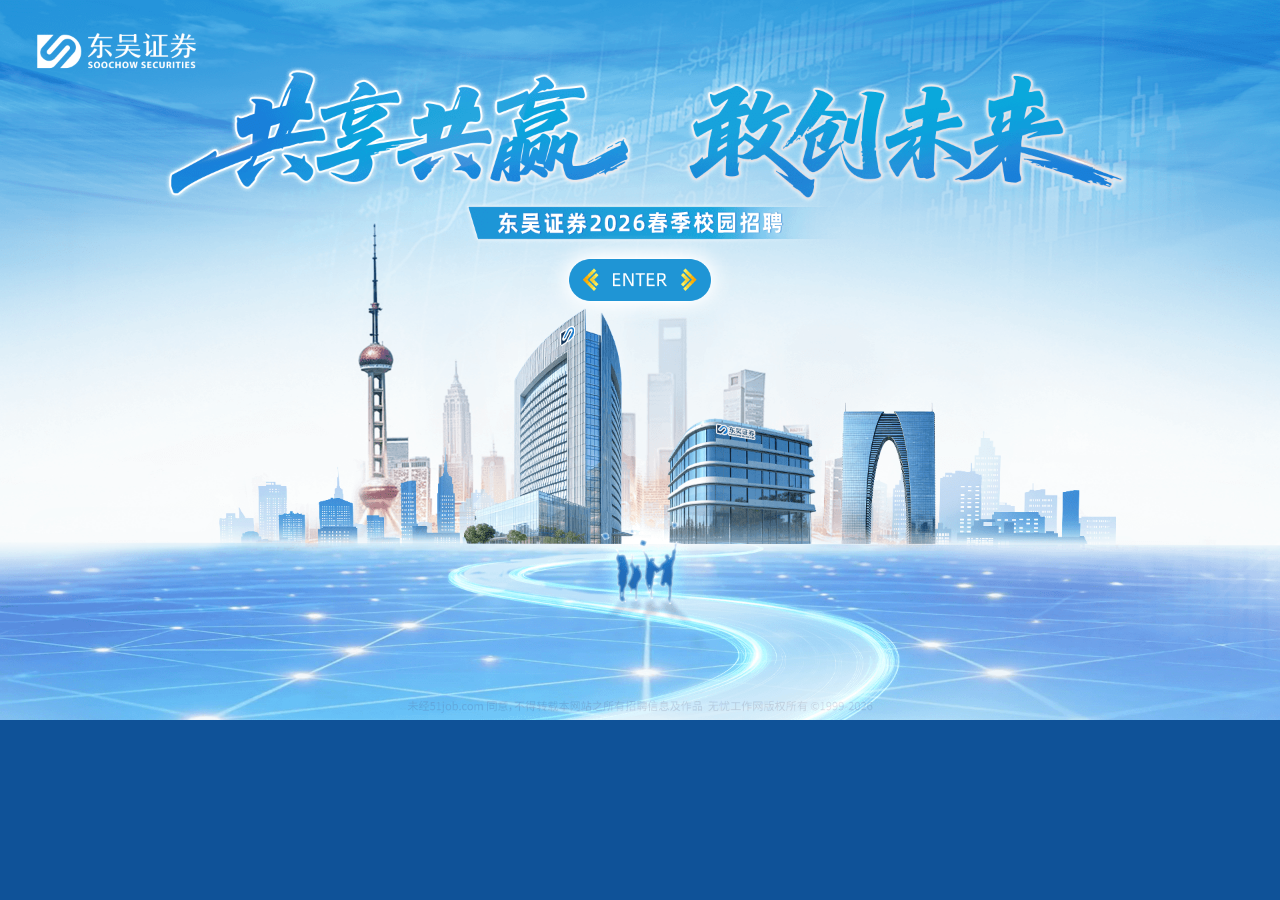
<file: index.html>
<!DOCTYPE html>
<html lang="zh-CN">

<head>
    <meta charset="UTF-8">
    <meta name="viewport" content="width=device-width, initial-scale=0.3">
    <title>东吴证券 2026 春季实习生招聘</title>
    <script src="./wechat/jweixin-1.0.0.js"></script>
    <script src="./wechat/share.js"></script>
    <script type="text/javascript" src="js/init.js"></script>
    <script>
        (function () {
            var isMobileViewport = window.matchMedia('(max-width: 768px)').matches
                || window.matchMedia('(max-device-width: 768px)').matches
                || window.matchMedia('(hover: none) and (pointer: coarse)').matches;
            var isMobileUA = /Android|webOS|iPhone|iPad|iPod|BlackBerry|IEMobile|Opera Mini/i.test(navigator.userAgent);

            if (isMobileViewport || isMobileUA) {
                document.documentElement.classList.add('is-mobile');
            }
        })();
    </script>
    <style>
        * {
            margin: 0;
            padding: 0;
            box-sizing: border-box;
        }

        html,
        body {
            min-width: 1200px;
            background: #0f5298;
        }

        body {
            font-family: 'Source Han Sans SC', 'Noto Sans SC', 'Microsoft YaHei', sans-serif;
        }

        .is-mobile body {
            min-width: 0;
            overflow-x: hidden;
        }

        .landing {
            position: relative;
            width: 100%;
            min-width: 1200px;
            height: 100vh;
            min-height: 760px;
            overflow: hidden;
            background: url('./images/pc_enter_2.png') no-repeat top center;
            background-size: 100% auto;
        }

        .enter-btn {
            position: absolute;
            left: 50%;
            margin-top: 18vw;
            transform: translateX(-50%);
            display: block;
            width: 15vw;
            min-width: 180px;
            height: 100px;
            background: url('./images/pc_enter_btn.png') no-repeat center center;
            background-size: contain;
            text-indent: -9999px;
            overflow: hidden;
        }

        .is-mobile .landing {
            min-width: 0;
            min-height: 100svh;
            height: 100svh;
            background: url('./images/mobile_enter_2.png') no-repeat top center;
            background-size: 100% auto;
        }

        .is-mobile .enter-btn {
            margin-top: 93vw;
            width: 59vw;
            height: 26vw;
            min-width: 0;
        }

        @media screen and (max-width: 768px) {

            html,
            body {
                min-width: 0;
                overflow-x: hidden;
            }

            .landing {
                min-width: 0;
                min-height: 100svh;
                height: 100svh;
                background: url('./images/mobile_enter_2.png') no-repeat top center;
                background-size: 100% auto;
            }

            .enter-btn {
                margin-top: 93vw;
                width: 59vw;
                height: 26vw;
            }
        }
    </style>
</head>

<body>
    <main class="landing">
        <a class="enter-btn" href="./zjdongwu.html"></a>
    </main>
</body>

</html>
</file>
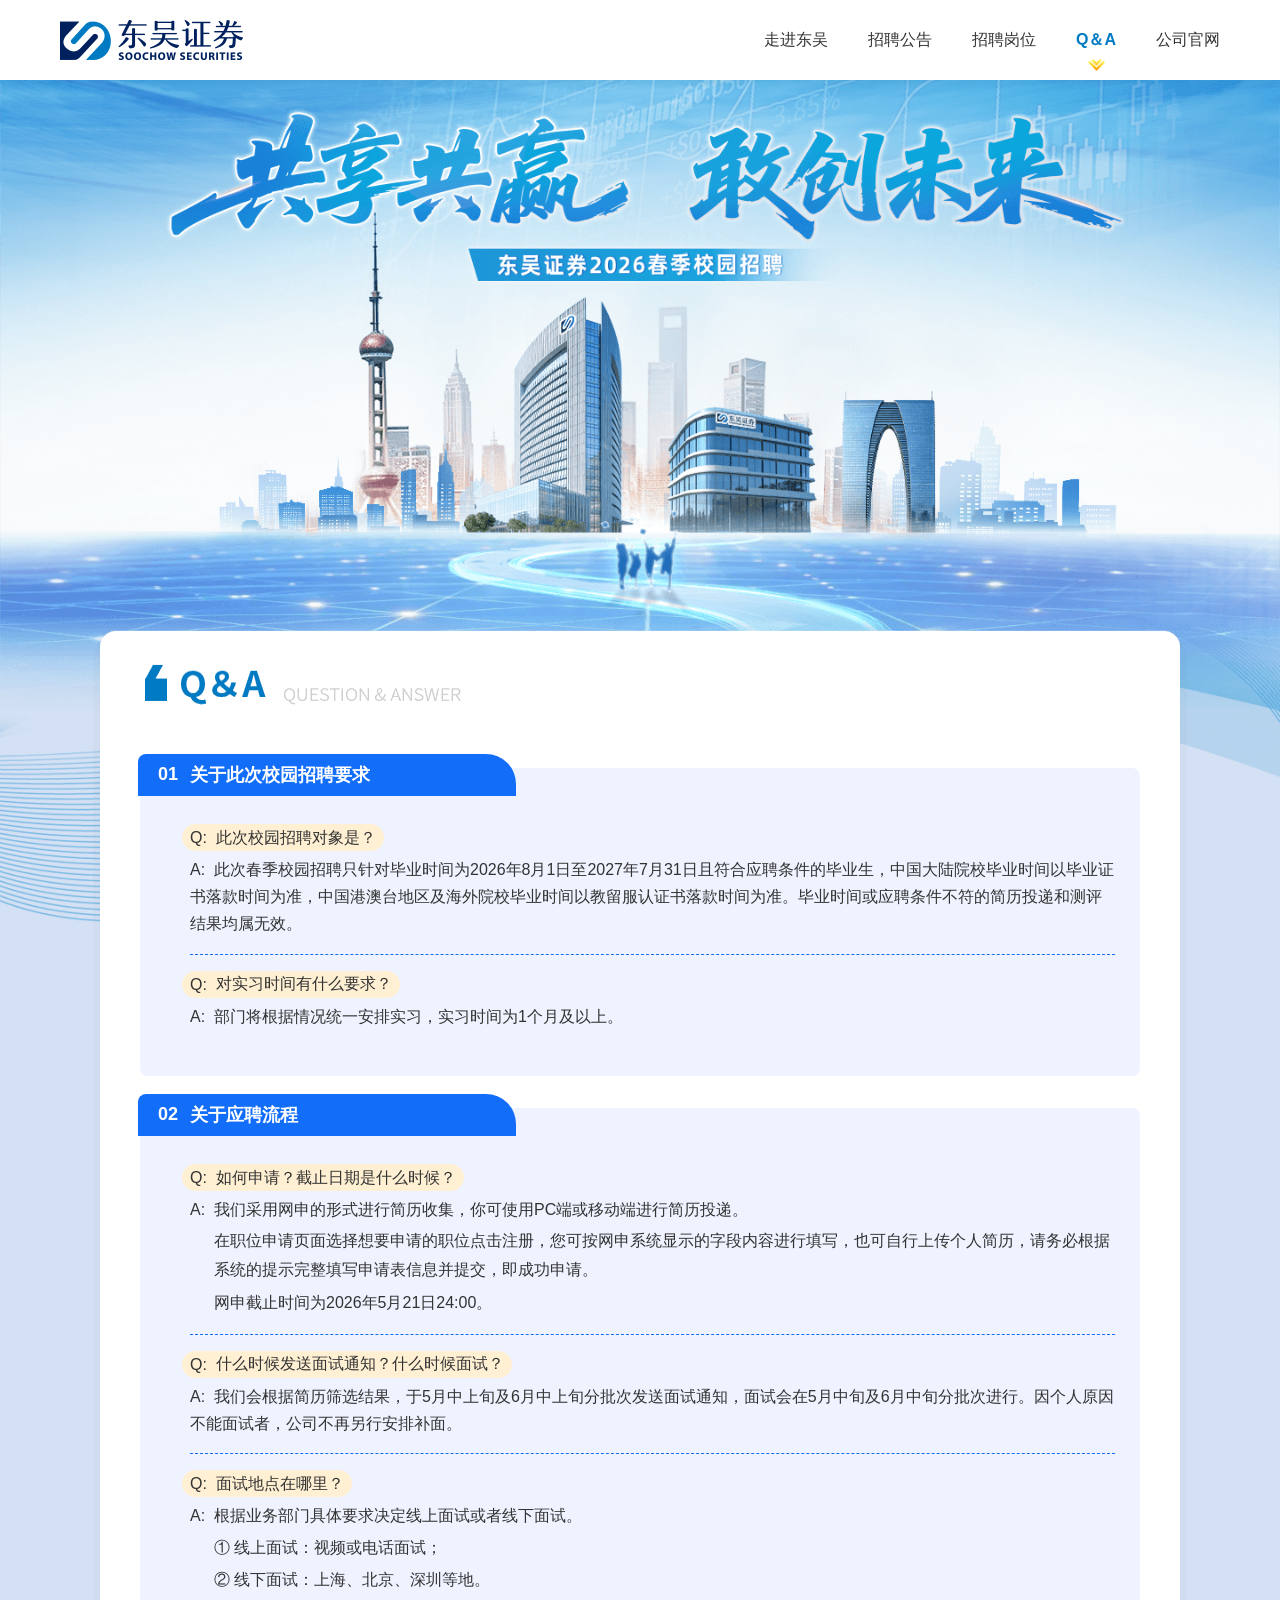
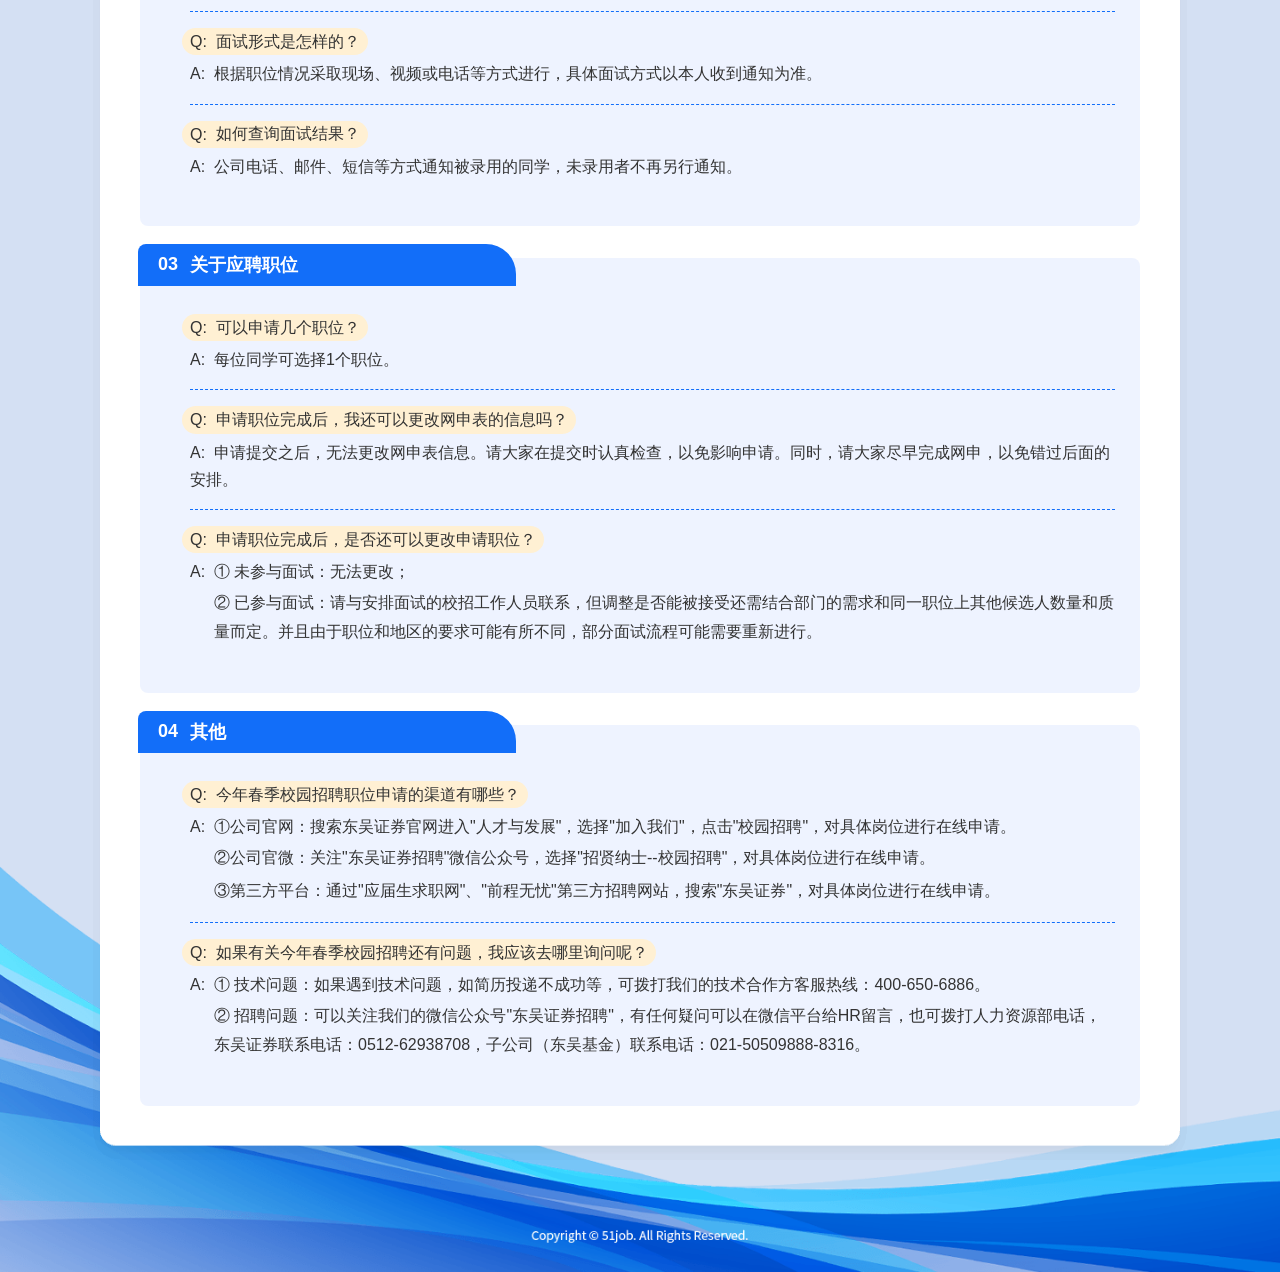
<file: qa.html>
<!DOCTYPE html>
<html lang="zh-CN">

<head>
    <meta http-equiv="Content-Type" content="text/html; charset=utf-8" />
    <meta name="viewport" content="width=device-width, initial-scale=0.3">
    <title>Q & A - 东吴证券</title>
    <meta content="东吴证券2026校园招聘，前程无忧为您提供招聘公告、岗位信息、申请安排与校招动态。" name="description">
    <meta content="东吴证券,东吴证券校园招聘,2026校园招聘,前程无忧,招聘公告,招聘岗位,实习生,校招,求职,应聘" name="keywords">
    <meta http-equiv="expires" content="0">
    <meta http-equiv="pragma" content="no-cache">
    <meta http-equiv="cache-control" content="no-cache">
    <meta name="format-detection" content="telephone=no">
    <meta name="robots" content="all" />
    <meta http-equiv="cache-control" content="no-siteapp">
    <meta name="render" content="webkit|ie-comp|ie-stand">
    <meta http-equiv="x-ua-compatible" content="IE=edge,chrome=1">
    <script src="./wechat/jweixin-1.0.0.js"></script>
    <script src="./wechat/share.js"></script>
    <script type="text/javascript" src="js/init.js"></script>
    <style>
        * {
            margin: 0;
            padding: 0;
            box-sizing: border-box;
        }

        body {
            font-family: 'Source Han Sans SC', 'Noto Sans SC', 'Microsoft YaHei', sans-serif;
            background: #d4e0f3;
            min-width: 1200px;
        }

        img {
            display: block;
            margin: 0 auto;
        }

        /* 导航栏 */
        .navbar {
            width: 100%;
            height: 80px;
            background: #fff;
            display: flex;
            align-items: center;
            justify-content: space-between;
            padding: 0 60px;
            box-shadow: 0 2px 10px rgba(0, 0, 0, 0.05);
            position: relative;
            z-index: 100;
        }

        .nav-left {
            display: flex;
            align-items: center;
            gap: 30px;
        }

        .nav-menu {
            display: flex;
            gap: 40px;
        }

        .nav-item {
            display: block;
            font-size: 16px;
            color: #333;
            cursor: pointer;
            position: relative;
            padding: 10px 0;
            text-decoration: none;
        }

        .nav-item.active {
            color: #007AC3;
            font-weight: 600;
        }

        .nav-item.active::after {
            content: '';
            position: absolute;
            bottom: -10px;
            left: 50%;
            transform: translateX(-50%);
            width: 20px;
            height: 12px;
            background: url('./images/active_nav.png') no-repeat center;
            background-size: contain;
        }

        /* 通用区块样式 */
        .section {
            width: 100%;
            padding: 60px 0;
        }

        .qa-container {
            width: 1106px;
            height: 2140px;
            margin: 0 auto;
            background: url(./images/qa_bg.png) no-repeat center;
            background-size: 100% 100%;
        }

        .qa-content {
            width: 1000px;
            margin: 0 auto;
            padding-top: 142px;
        }

        .qa-card {
            background: rgba(238, 243, 255, 0.96);
            border-radius: 0 8px 8px 8px;
            padding: 40px 25px 30px 50px;
            margin-bottom: 32px;
            position: relative;
        }

        .qa-card-header {
            position: absolute;
            top: -14px;
            left: -2px;
            width: 378px;
            height: 42px;
            display: flex;
            align-items: center;
            gap: 12px;
            padding: 0 20px;
            background: #126ef9;
            border-radius: 8px 30px 0 0;
        }

        .qa-card-index {
            color: #fff;
            font-size: 18px;
            font-weight: 700;
            flex-shrink: 0;
        }

        .qa-card-title {
            color: #fff;
            font-size: 18px;
            font-weight: 700;
            line-height: 1;
        }

        .qa-card-body {
            padding: 0;
        }

        .qa-item {
            padding: 16px 0;
        }

        .qa-item+.qa-item {
            border-top: 1px dashed #126ef9;
        }

        .qa-row {
            color: #333333;
            font-size: 16px;
            line-height: 1.7;
            font-weight: 400;
        }

        .qa-question {
            transform: translateX(-8px);
            display: inline-flex;
            align-items: center;
            gap: 6px;
            background: #fff0d3;
            border-radius: 16px;
            padding: 0px 8px;
            color: #333333;
            font-size: 16px;
            margin-bottom: 5px;
        }

        .qa-question-text {
            font-size: 16px;
            line-height: 1.6;
        }

        .qa-answer {
            padding-left: 0;
        }

        .qa-label {
            display: inline-block;
            min-width: 20px;
            color: inherit;
        }

        .qa-answer .qa-label {
            margin-right: 4px
        }

        .qa-note {
            margin-top: 4px;
            padding-left: 24px;
            color: #333333;
            font-size: 16px;
            line-height: 1.8;
            font-weight: 400;
        }

        /* Footer */
        .footer {
            position: relative;
            z-index: -1;
        }
    </style>
</head>

<body>
    <!-- 导航栏 -->
    <nav class="navbar">
        <div class="nav-left">
            <img src="./images/logo.png" alt="">
        </div>
        <div class="nav-menu">
            <a class="nav-item" href="./zjdongwu.html">走进东吴</a>
            <a class="nav-item" href="./zpgonggao.html">招聘公告</a>
            <a class="nav-item" href="./zpgangwei.html">招聘岗位</a>
            <a class="nav-item active" href="./qa.html">Q＆A</a>
            <a class="nav-item" href="http://www.dwzq.com.cn/" target="_blank" rel="noopener noreferrer"
                onclick="return handleOfficialSiteClick(event, this);">公司官网</a>
        </div>
    </nav>

    <!-- Banner - 整图 -->
    <section class="banner">
        <img src="./images/banner_2.png" alt="共享共赢 敢创未来" style="display:block;width: 100%; min-width: 1200px">
    </section>

    <!-- Q & A -->
    <section class="section" style="margin-top: -296px; padding: 0; position: relative; z-index: 10;">
        <div class="qa-container">
            <div class="qa-content">
                <div class="qa-card">
                    <div class="qa-card-header">
                        <span class="qa-card-index">01</span>
                        <h3 class="qa-card-title">关于此次校园招聘要求</h3>
                    </div>
                    <div class="qa-card-body">
                        <div class="qa-item">
                            <p class="qa-row qa-question"><span class="qa-label">Q:</span><span
                                    class="qa-question-text">此次校园招聘对象是？</span></p>
                            <p class="qa-row qa-answer"><span
                                    class="qa-label">A:</span>此次春季校园招聘只针对毕业时间为2026年8月1日至2027年7月31日且符合应聘条件的毕业生，中国大陆院校毕业时间以毕业证书落款时间为准，中国港澳台地区及海外院校毕业时间以教留服认证书落款时间为准。毕业时间或应聘条件不符的简历投递和测评结果均属无效。
                            </p>
                        </div>
                        <div class="qa-item">
                            <p class="qa-row qa-question"><span class="qa-label">Q:</span><span
                                    class="qa-question-text">对实习时间有什么要求？</span></p>
                            <p class="qa-row qa-answer"><span class="qa-label">A:</span>部门将根据情况统一安排实习，实习时间为1个月及以上。</p>
                        </div>
                    </div>
                </div>

                <div class="qa-card">
                    <div class="qa-card-header">
                        <span class="qa-card-index">02</span>
                        <h3 class="qa-card-title">关于应聘流程</h3>
                    </div>
                    <div class="qa-card-body">
                        <div class="qa-item">
                            <p class="qa-row qa-question"><span class="qa-label">Q:</span><span
                                    class="qa-question-text">如何申请？截止日期是什么时候？</span></p>
                            <p class="qa-row qa-answer"><span
                                    class="qa-label">A:</span>我们采用网申的形式进行简历收集，你可使用PC端或移动端进行简历投递。</p>
                            <p class="qa-note">
                                在职位申请页面选择想要申请的职位点击注册，您可按网申系统显示的字段内容进行填写，也可自行上传个人简历，请务必根据系统的提示完整填写申请表信息并提交，即成功申请。</p>
                            <p class="qa-note">网申截止时间为2026年5月21日24:00。</p>
                        </div>
                        <div class="qa-item">
                            <p class="qa-row qa-question"><span class="qa-label">Q:</span><span
                                    class="qa-question-text">什么时候发送面试通知？什么时候面试？</span></p>
                            <p class="qa-row qa-answer"><span
                                    class="qa-label">A:</span>我们会根据简历筛选结果，于5月中上旬及6月中上旬分批次发送面试通知，面试会在5月中旬及6月中旬分批次进行。因个人原因不能面试者，公司不再另行安排补面。
                            </p>
                        </div>
                        <div class="qa-item">
                            <p class="qa-row qa-question"><span class="qa-label">Q:</span><span
                                    class="qa-question-text">面试地点在哪里？</span></p>
                            <p class="qa-row qa-answer"><span class="qa-label">A:</span>根据业务部门具体要求决定线上面试或者线下面试。</p>
                            <p class="qa-note">① 线上面试：视频或电话面试；</p>
                            <p class="qa-note">② 线下面试：上海、北京、深圳等地。</p>
                        </div>
                        <div class="qa-item">
                            <p class="qa-row qa-question"><span class="qa-label">Q:</span><span
                                    class="qa-question-text">面试形式是怎样的？</span></p>
                            <p class="qa-row qa-answer"><span
                                    class="qa-label">A:</span>根据职位情况采取现场、视频或电话等方式进行，具体面试方式以本人收到通知为准。</p>
                        </div>
                        <div class="qa-item">
                            <p class="qa-row qa-question"><span class="qa-label">Q:</span><span
                                    class="qa-question-text">如何查询面试结果？</span></p>
                            <p class="qa-row qa-answer"><span
                                    class="qa-label">A:</span>公司电话、邮件、短信等方式通知被录用的同学，未录用者不再另行通知。</p>
                        </div>
                    </div>
                </div>

                <div class="qa-card">
                    <div class="qa-card-header">
                        <span class="qa-card-index">03</span>
                        <h3 class="qa-card-title">关于应聘职位</h3>
                    </div>
                    <div class="qa-card-body">
                        <div class="qa-item">
                            <p class="qa-row qa-question"><span class="qa-label">Q:</span><span
                                    class="qa-question-text">可以申请几个职位？</span></p>
                            <p class="qa-row qa-answer"><span class="qa-label">A:</span>每位同学可选择1个职位。</p>
                        </div>
                        <div class="qa-item">
                            <p class="qa-row qa-question"><span class="qa-label">Q:</span><span
                                    class="qa-question-text">申请职位完成后，我还可以更改网申表的信息吗？</span></p>
                            <p class="qa-row qa-answer"><span
                                    class="qa-label">A:</span>申请提交之后，无法更改网申表信息。请大家在提交时认真检查，以免影响申请。同时，请大家尽早完成网申，以免错过后面的安排。
                            </p>
                        </div>
                        <div class="qa-item">
                            <p class="qa-row qa-question"><span class="qa-label">Q:</span><span
                                    class="qa-question-text">申请职位完成后，是否还可以更改申请职位？</span></p>
                            <p class="qa-row qa-answer"><span class="qa-label">A:</span>① 未参与面试：无法更改；</p>
                            <p class="qa-note">②
                                已参与面试：请与安排面试的校招工作人员联系，但调整是否能被接受还需结合部门的需求和同一职位上其他候选人数量和质量而定。并且由于职位和地区的要求可能有所不同，部分面试流程可能需要重新进行。
                            </p>
                        </div>
                    </div>
                </div>

                <div class="qa-card">
                    <div class="qa-card-header">
                        <span class="qa-card-index">04</span>
                        <h3 class="qa-card-title">其他</h3>
                    </div>
                    <div class="qa-card-body">
                        <div class="qa-item">
                            <p class="qa-row qa-question"><span class="qa-label">Q:</span><span
                                    class="qa-question-text">今年春季校园招聘职位申请的渠道有哪些？</span></p>
                            <p class="qa-row qa-answer"><span
                                    class="qa-label">A:</span>①公司官网：搜索东吴证券官网进入"人才与发展"，选择"加入我们"，点击"校园招聘"，对具体岗位进行在线申请。</p>
                            <p class="qa-note">②公司官微：关注"东吴证券招聘"微信公众号，选择"招贤纳士--校园招聘"，对具体岗位进行在线申请。</p>
                            <p class="qa-note">③第三方平台：通过"应届生求职网"、"前程无忧"第三方招聘网站，搜索"东吴证券"，对具体岗位进行在线申请。</p>
                        </div>
                        <div class="qa-item">
                            <p class="qa-row qa-question"><span class="qa-label">Q:</span><span
                                    class="qa-question-text">如果有关今年春季校园招聘还有问题，我应该去哪里询问呢？</span>
                            </p>
                            <p class="qa-row qa-answer"><span class="qa-label">A:</span>①
                                技术问题：如果遇到技术问题，如简历投递不成功等，可拨打我们的技术合作方客服热线：400-650-6886。</p>
                            <p class="qa-note">②
                                招聘问题：可以关注我们的微信公众号"东吴证券招聘"，有任何疑问可以在微信平台给HR留言，也可拨打人力资源部电话，东吴证券联系电话：0512-62938708，子公司（东吴基金）联系电话：021-50509888-8316。
                            </p>
                        </div>
                    </div>
                </div>
            </div>
        </div>
    </section>

    <!-- Footer -->
    <footer class="footer" style="margin-top: -300px;">
        <img src="./images/footer.png" alt="" style="display:block; width: 100%;">
    </footer>
    <script>
        function handleOfficialSiteClick(event, link) {
            event.preventDefault();
            if (window.confirm('您即将离开本站，前往外部网站"公司官网"，是否继续？')) {
                window.open(link.href, '_blank', 'noopener');
            }
            return false;
        }
    </script>
</body>

</html>
</file>
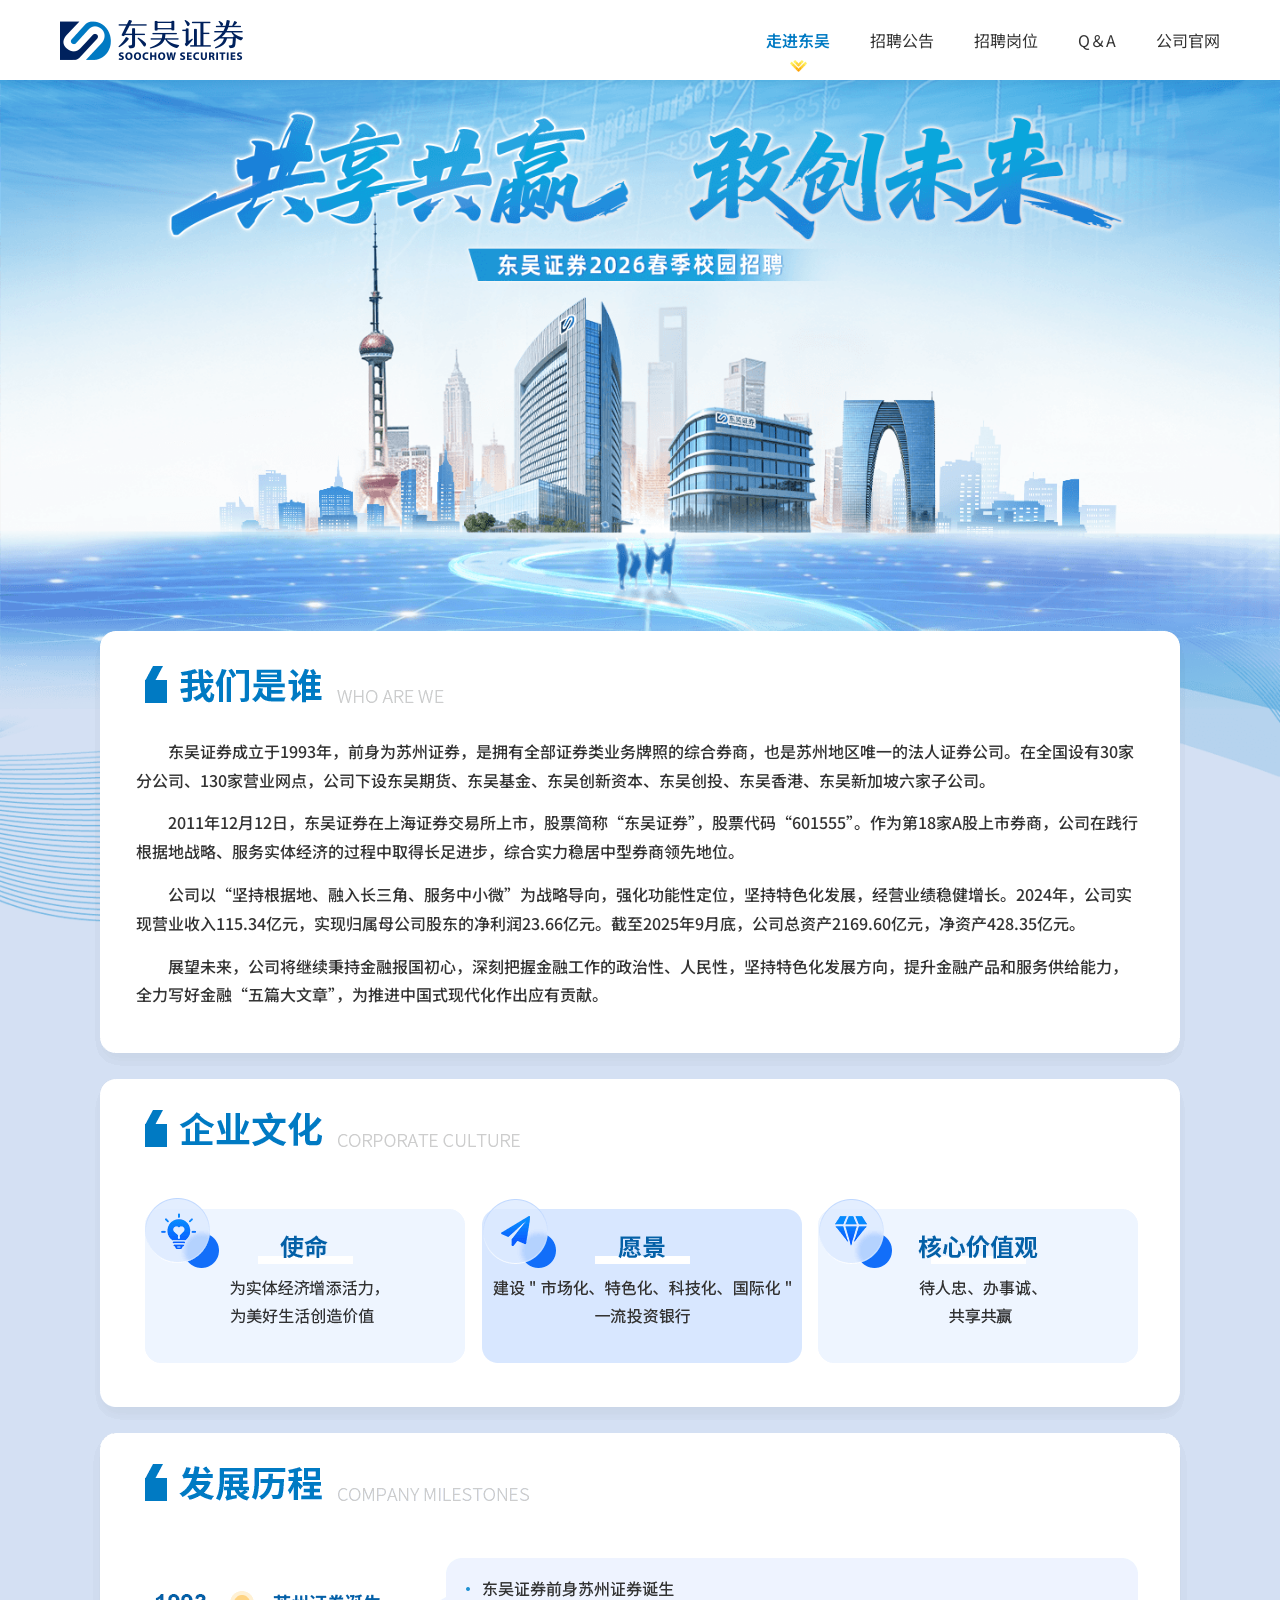
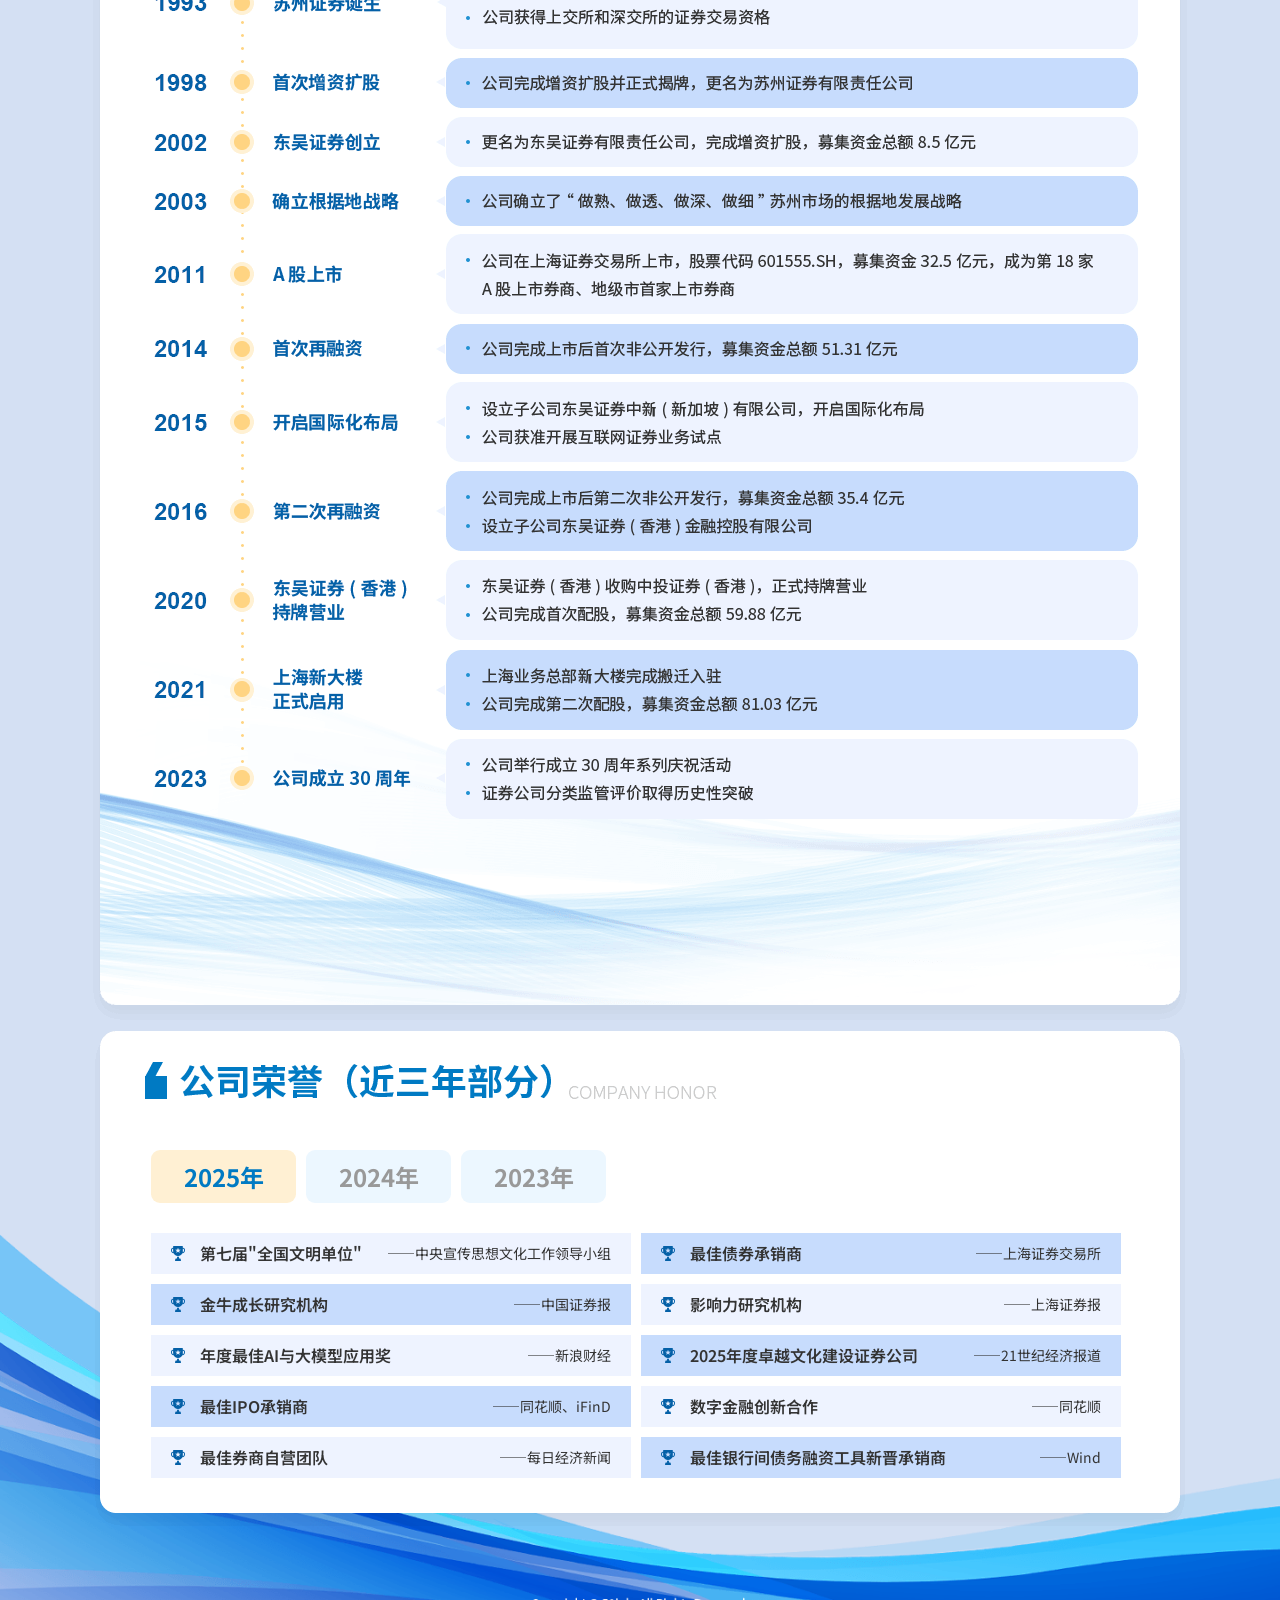
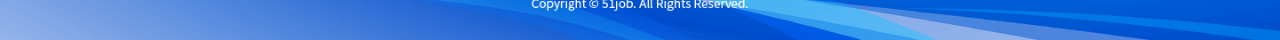
<file: zjdongwu.html>
<!DOCTYPE html>
<html lang="zh-CN">

<head>
    <meta http-equiv="Content-Type" content="text/html; charset=utf-8" />
    <meta name="viewport" content="width=device-width, initial-scale=0.3">
    <title>走进东吴 - 东吴证券</title>
    <meta content="东吴证券2026校园招聘，前程无忧为您提供招聘公告、岗位信息、申请安排与校招动态。" name="description">
    <meta content="东吴证券,东吴证券校园招聘,2026校园招聘,前程无忧,招聘公告,招聘岗位,实习生,校招,求职,应聘" name="keywords">
    <meta http-equiv="expires" content="0">
    <meta http-equiv="pragma" content="no-cache">
    <meta http-equiv="cache-control" content="no-cache">
    <meta name="format-detection" content="telephone=no">
    <meta name="robots" content="all" />
    <meta http-equiv="cache-control" content="no-siteapp">
    <meta name="render" content="webkit|ie-comp|ie-stand">
    <meta http-equiv="x-ua-compatible" content="IE=edge,chrome=1">
    <script src="./wechat/jweixin-1.0.0.js"></script>
    <script src="./wechat/share.js"></script>
    <script type="text/javascript" src="js/init.js"></script>
    <style>
        @import url('https://fonts.googleapis.com/css2?family=Noto+Sans+SC:wght@300;400;500;700&display=swap');

        * {
            margin: 0;
            padding: 0;
            box-sizing: border-box;
        }

        body {
            font-family: 'Source Han Sans SC', 'Noto Sans SC', 'Microsoft YaHei', sans-serif;
            background: #d4e0f3;
            min-width: 1200px;
        }

        img {
            display: block;
            margin: 0 auto;
        }

        /* 导航栏 */
        .navbar {
            width: 100%;
            height: 80px;
            background: #fff;
            display: flex;
            align-items: center;
            justify-content: space-between;
            padding: 0 60px;
            box-shadow: 0 2px 10px rgba(0, 0, 0, 0.05);
            position: relative;
            z-index: 100;
        }

        .nav-left {
            display: flex;
            align-items: center;
            gap: 30px;
        }

        .nav-menu {
            display: flex;
            gap: 40px;
        }

        .nav-item {
            display: block;
            font-size: 16px;
            color: #333;
            cursor: pointer;
            position: relative;
            padding: 10px 0;
            text-decoration: none;
        }

        .nav-item.active {
            color: #007AC3;
            font-weight: 600;
        }

        .nav-item.active::after {
            content: '';
            position: absolute;
            bottom: -10px;
            left: 50%;
            transform: translateX(-50%);
            width: 20px;
            height: 12px;
            background: url('./images/active_nav.png') no-repeat center;
            background-size: contain;
        }

        /* Banner */
        .banner {
            width: 100%;
            overflow: hidden;
            line-height: 0;
        }

        .banner img {
            display: block;
        }

        /* 通用区块样式 */
        .section {
            width: 100%;
            padding: 60px 0;
        }

        .intro-container {
            width: 1106px;
            height: 448px;
            margin: 0 auto;
            background: url('./images/intro_2.png') no-repeat center;
            background-size: 1106px 448px;
            position: relative;
            overflow: hidden;
        }

        .intro-content {
            position: relative;
            z-index: 1;
            padding: 96px 44px 0;
        }

        .intro-copy {
            width: 99%;
            margin: 15px auto;
        }

        .intro-paragraph {
            font-size: 16px;
            line-height: 1.8;
            color: #333333;
            text-indent: 2em;
            margin-bottom: 14px;
            font-weight: 500;
            background: transparent;
        }

        .intro-paragraph:last-child {
            margin-bottom: 0;
        }

        .rongyu-container {
            width: 1106px;
            height: 508px;
            background: url('./images/rongyu.png') no-repeat center;
            background-size: contain;
            margin: 0 auto;
            position: relative;
            padding-top: 124px;
            padding-left: 64px;
        }

        /* 公司荣誉 */
        .honor-tabs {
            display: flex;
            align-items: center;
            gap: 10px;
            margin-bottom: 30px;
        }

        .honor-tab {
            width: 145px;
            height: 53px;
            background: #ecf7ff;
            border-radius: 9px;
            display: flex;
            align-items: center;
            justify-content: center;
            font-size: 24px;
            font-weight: 700;
            color: #999999;
            text-align: center;
            cursor: pointer;
            user-select: none;
            -webkit-user-select: none;
        }

        .honor-tab.active {
            background: #fff0d3;
            color: #007ac3;
            width: 145px;
            height: 53px;
            border-radius: 9px;
        }

        .honor-tab-line {
            width: 1px;
            height: 24px;
            background: #007AC3;
            opacity: 0.3;
        }

        .honor-grid {
            display: flex;
            flex-wrap: wrap;
            gap: 10px;
        }

        .honor-item {
            width: 480px;
            height: 41px;
            background: #eef3ff;
            display: flex;
            align-items: center;
            padding: 0 20px;
        }

        .honor-item:nth-child(2),
        .honor-item:nth-child(3),
        .honor-item:nth-child(6),
        .honor-item:nth-child(7),
        .honor-item:nth-child(10) {
            background: #c7dcfd;
        }

        .honor-item .honor-icon {
            width: 14px;
            height: 15px;
            margin-right: 15px;
            flex-shrink: 0;
        }

        .honor-item .honor-content {
            flex: 1;
            display: flex;
            align-items: center;
            white-space: nowrap;
            overflow: hidden;
        }

        .honor-item .honor-title {
            font-size: 16px;
            font-weight: 600;
            color: #333;
        }

        .honor-item .honor-title--compact {
            font-size: 13px;
        }

        .honor-item .honor-source {
            font-size: 14px;
            color: #333;
            flex-shrink: 0;
            margin-left: auto;
        }

        .honor-icon {
            width: 50px;
            height: 50px;
            display: flex;
            align-items: center;
            justify-content: center;
            margin-right: 20px;
            flex-shrink: 0;
        }

        .honor-icon img {
            width: 30px;
            height: 30px;
        }

        .honor-content {
            flex: 1;
        }

        .honor-title {
            font-size: 16px;
            font-weight: 600;
            color: #333;
        }

        .honor-source {
            font-size: 14px;
            color: #999;
        }

        /* 图片占位 */
        .img-placeholder {
            width: 100%;
            height: 100%;
            background: #e0e0e0;
            display: flex;
            align-items: center;
            justify-content: center;
            color: #999;
            font-size: 12px;
        }
    </style>
</head>

<body>
    <!-- 导航栏 -->
    <nav class="navbar">
        <div class="nav-left">
            <img src="./images/logo.png" alt="">
        </div>
        <div class="nav-menu">
            <a class="nav-item active" href="./zjdongwu.html">走进东吴</a>
            <a class="nav-item" href="./zpgonggao.html">招聘公告</a>
            <a class="nav-item" href="./zpgangwei.html">招聘岗位</a>
            <a class="nav-item" href="./qa.html">Q＆A</a>
            <a class="nav-item" href="http://www.dwzq.com.cn/" target="_blank" rel="noopener noreferrer"
                onclick="return handleOfficialSiteClick(event, this);">公司官网</a>
        </div>
    </nav>

    <!-- Banner - 整图 -->
    <section class="banner">
        <img src="./images/banner_2.png" alt="共享共赢 敢创未来" style="display:block;width: 100%; min-width: 1200px">
    </section>

    <!-- 我们是谁 -->
    <section class="section" style="margin-top: -296px; padding: 0;">
        <div class="intro-container">
            <div class="intro-content">
                <div class="intro-copy">
                    <p class="intro-paragraph">
                        东吴证券成立于1993年，前身为苏州证券，是拥有全部证券类业务牌照的综合券商，也是苏州地区唯⼀的法⼈证券公司。在全国设有30家分公司、130家营业网点，公司下设东吴期货、东吴基金、东吴创新资本、东吴创投、东吴香港、东吴新加坡六家子公司。
                    </p>
                    <p class="intro-paragraph">
                        2011年12月12日，东吴证券在上海证券交易所上市，股票简称“东吴证券”，股票代码“601555”。作为第18家A股上市券商，公司在践行根据地战略、服务实体经济的过程中取得长足进步，综合实力稳居中型券商领先地位。
                    </p>
                    <p class="intro-paragraph">
                        公司以“坚持根据地、融入长三角、服务中小微”为战略导向，强化功能性定位，坚持特色化发展，经营业绩稳健增长。2024年，公司实现营业收入115.34亿元，实现归属母公司股东的净利润23.66亿元。截至2025年9月底，公司总资产2169.60亿元，净资产428.35亿元。
                    </p>
                    <p class="intro-paragraph">
                        展望未来，公司将继续秉持金融报国初心，深刻把握金融工作的政治性、人民性，坚持特色化发展方向，提升金融产品和服务供给能力，全力写好金融“五篇大文章”，为推进中国式现代化作出应有贡献。</p>
                </div>
            </div>
        </div>
    </section>

    <!-- 企业文化 - 整图 -->
    <section class="section" style="padding: 0;">
        <img src="./images/wenhua_4.png" alt="企业文化" style="display:block;">
    </section>

    <!-- 发展历程 - 整图 -->
    <section class="section" style="padding: 0;">
        <img src="./images/develop_3.png" alt="发展历程" style="display:block;">
    </section>

    <!-- 公司荣誉 -->
    <section class="section" style="padding: 0;">
        <div class="rongyu-container">
            <!-- 年份按钮 -->
            <div class="honor-tabs">
                <div class="honor-tab active" data-year="2025">2025年</div>
                <div class="honor-tab" data-year="2024">2024年</div>
                <div class="honor-tab" data-year="2023">2023年</div>
            </div>

            <!-- 荣誉列表 - 2025年 -->
            <div class="honor-grid" id="honor-2025">
                <div class="honor-item">
                    <img src="./images/bei.png" alt="" class="honor-icon">
                    <div class="honor-content">
                        <span class="honor-title">第七届"全国文明单位"</span>
                        <span class="honor-source">——中央宣传思想文化工作领导小组</span>
                    </div>
                </div>
                <div class="honor-item">
                    <img src="./images/bei.png" alt="" class="honor-icon">
                    <div class="honor-content">
                        <span class="honor-title">最佳债券承销商</span>
                        <span class="honor-source">——上海证券交易所</span>
                    </div>
                </div>
                <div class="honor-item">
                    <img src="./images/bei.png" alt="" class="honor-icon">
                    <div class="honor-content">
                        <span class="honor-title">金牛成长研究机构</span>
                        <span class="honor-source">——中国证券报</span>
                    </div>
                </div>
                <div class="honor-item">
                    <img src="./images/bei.png" alt="" class="honor-icon">
                    <div class="honor-content">
                        <span class="honor-title">影响力研究机构</span>
                        <span class="honor-source">——上海证券报</span>
                    </div>
                </div>
                <div class="honor-item">
                    <img src="./images/bei.png" alt="" class="honor-icon">
                    <div class="honor-content">
                        <span class="honor-title">年度最佳AI与大模型应用奖</span>
                        <span class="honor-source">——新浪财经</span>
                    </div>
                </div>
                <div class="honor-item">
                    <img src="./images/bei.png" alt="" class="honor-icon">
                    <div class="honor-content">
                        <span class="honor-title">2025年度卓越文化建设证券公司</span>
                        <span class="honor-source">——21世纪经济报道</span>
                    </div>
                </div>
                <div class="honor-item">
                    <img src="./images/bei.png" alt="" class="honor-icon">
                    <div class="honor-content">
                        <span class="honor-title">最佳IPO承销商</span>
                        <span class="honor-source">——同花顺、iFinD</span>
                    </div>
                </div>
                <div class="honor-item">
                    <img src="./images/bei.png" alt="" class="honor-icon">
                    <div class="honor-content">
                        <span class="honor-title">数字金融创新合作</span>
                        <span class="honor-source">——同花顺</span>
                    </div>
                </div>
                <div class="honor-item">
                    <img src="./images/bei.png" alt="" class="honor-icon">
                    <div class="honor-content">
                        <span class="honor-title">最佳券商自营团队</span>
                        <span class="honor-source">——每日经济新闻</span>
                    </div>
                </div>
                <div class="honor-item">
                    <img src="./images/bei.png" alt="" class="honor-icon">
                    <div class="honor-content">
                        <span class="honor-title">最佳银行间债务融资工具新晋承销商</span>
                        <span class="honor-source">——Wind</span>
                    </div>
                </div>
            </div>

            <!-- 荣誉列表 - 2024年 -->
            <div class="honor-grid" id="honor-2024" style="display: none;">
                <div class="honor-item">
                    <img src="./images/bei.png" alt="" class="honor-icon">
                    <div class="honor-content">
                        <span class="honor-title">公司债券优秀承销商</span>
                        <span class="honor-source">——上海证券交易所</span>
                    </div>
                </div>
                <div class="honor-item">
                    <img src="./images/bei.png" alt="" class="honor-icon">
                    <div class="honor-content">
                        <span class="honor-title">先锋做市商</span>
                        <span class="honor-source">——北京证券交易所</span>
                    </div>
                </div>
                <div class="honor-item">
                    <img src="./images/bei.png" alt="" class="honor-icon">
                    <div class="honor-content">
                        <span class="honor-title">优秀交易机构</span>
                        <span class="honor-source">——上海票据交易所</span>
                    </div>
                </div>
                <div class="honor-item">
                    <img src="./images/bei.png" alt="" class="honor-icon">
                    <div class="honor-content">
                        <span class="honor-title">“金牛成长证券公司”金牛奖</span>
                        <span class="honor-source">——《中国证券报》</span>
                    </div>
                </div>
                <div class="honor-item">
                    <img src="./images/bei.png" alt="" class="honor-icon">
                    <div class="honor-content">
                        <span class="honor-title">“中国证券业君鼎奖”等六项大奖</span>
                        <span class="honor-source">——《证券时报》</span>
                    </div>
                </div>
                <div class="honor-item">
                    <img src="./images/bei.png" alt="" class="honor-icon">
                    <div class="honor-content">
                        <span class="honor-title">“本土最佳研究团队”前七</span>
                        <span class="honor-source">——新财富</span>
                    </div>
                </div>
                <div class="honor-item">
                    <img src="./images/bei.png" alt="" class="honor-icon">
                    <div class="honor-content">
                        <span class="honor-title honor-title--compact">“最佳公司债承销商”“新三板主办券商”等三项大奖</span>
                        <span class="honor-source">——万德Wind</span>
                    </div>
                </div>
                <div class="honor-item">
                    <img src="./images/bei.png" alt="" class="honor-icon">
                    <div class="honor-content">
                        <span class="honor-title">最佳北交所研究机构</span>
                        <span class="honor-source">——万德Wind</span>
                    </div>
                </div>
                <div class="honor-item">
                    <img src="./images/bei.png" alt="" class="honor-icon">
                    <div class="honor-content">
                        <span class="honor-title">连续五年获评“苏州市优秀慈善单位”</span>
                        <span class="honor-source">——苏州市慈善总会</span>
                    </div>
                </div>
                <div class="honor-item">
                    <img src="./images/bei.png" alt="" class="honor-icon">
                    <div class="honor-content">
                        <span class="honor-title">全国模范职工之家</span>
                        <span class="honor-source">——中华全国总工会</span>
                    </div>
                </div>
            </div>

            <!-- 荣誉列表 - 2023年 -->
            <div class="honor-grid" id="honor-2023" style="display: none;">
                <div class="honor-item">
                    <img src="./images/bei.png" alt="" class="honor-icon">
                    <div class="honor-content">
                        <span class="honor-title">公司债券优秀承销商</span>
                        <span class="honor-source">——上海证券交易所</span>
                    </div>
                </div>
                <div class="honor-item">
                    <img src="./images/bei.png" alt="" class="honor-icon">
                    <div class="honor-content">
                        <span class="honor-title">先锋做市商</span>
                        <span class="honor-source">——北京证券交易所</span>
                    </div>
                </div>
                <div class="honor-item">
                    <img src="./images/bei.png" alt="" class="honor-icon">
                    <div class="honor-content">
                        <span class="honor-title">优秀交易机构</span>
                        <span class="honor-source">——上海票据交易所</span>
                    </div>
                </div>
                <div class="honor-item">
                    <img src="./images/bei.png" alt="" class="honor-icon">
                    <div class="honor-content">
                        <span class="honor-title">“金牛成长证券公司”等四项金牛奖</span>
                        <span class="honor-source">——《中国证券报》</span>
                    </div>
                </div>
                <div class="honor-item">
                    <img src="./images/bei.png" alt="" class="honor-icon">
                    <div class="honor-content">
                        <span class="honor-title">“中国证券业股权融资君鼎奖”等七项大奖</span>
                        <span class="honor-source">——《证券时报》</span>
                    </div>
                </div>
                <div class="honor-item">
                    <img src="./images/bei.png" alt="" class="honor-icon">
                    <div class="honor-content">
                        <span class="honor-title">金融价值榜2023年度新锐投行TOP5</span>
                        <span class="honor-source">——《第一财经》</span>
                    </div>
                </div>
                <div class="honor-item">
                    <img src="./images/bei.png" alt="" class="honor-icon">
                    <div class="honor-content">
                        <span class="honor-title">“本土最佳研究团队”前八</span>
                        <span class="honor-source">——新财富</span>
                    </div>
                </div>
                <div class="honor-item">
                    <img src="./images/bei.png" alt="" class="honor-icon">
                    <div class="honor-content">
                        <span class="honor-title honor-title--compact">“最佳公司债承销商”“新三板主办券商”等四项大奖</span>
                        <span class="honor-source">——万德Wind</span>
                    </div>
                </div>
                <div class="honor-item">
                    <img src="./images/bei.png" alt="" class="honor-icon">
                    <div class="honor-content">
                        <span class="honor-title">金融科技发展奖二等奖</span>
                        <span class="honor-source">——中国人民银行</span>
                    </div>
                </div>
                <div class="honor-item">
                    <img src="./images/bei.png" alt="" class="honor-icon">
                    <div class="honor-content">
                        <span class="honor-title">“受欢迎的投资者教育产品”</span>
                        <span class="honor-source">——中国证监会</span>
                    </div>
                </div>
            </div>
        </div>
    </section>

    <!-- Footer -->
    <footer class="footer" style="margin-top: -300px; position: relative; z-index: -1;">
        <img src="./images/footer.png" alt="" style="display:block; width: 100%;">
    </footer>

    <script>
        function handleOfficialSiteClick(event, link) {
            event.preventDefault();
            if (window.confirm('您即将离开本站，前往外部网站“公司官网”，是否继续？')) {
                window.open(link.href, '_blank', 'noopener');
            }
            return false;
        }

        document.querySelectorAll('.honor-tab').forEach(function (tab) {
            tab.addEventListener('click', function () {
                // 移除所有 tab 的 active 类
                document.querySelectorAll('.honor-tab').forEach(function (t) {
                    t.classList.remove('active');
                });
                // 给当前点击的 tab 添加 active 类
                this.classList.add('active');

                // 隐藏所有 honor-grid
                document.querySelectorAll('.honor-grid').forEach(function (grid) {
                    grid.style.display = 'none';
                });

                // 显示对应年份的 honor-grid
                var year = this.getAttribute('data-year');
                document.getElementById('honor-' + year).style.display = 'flex';
            });
        });
    </script>
</body>

</html>
</file>
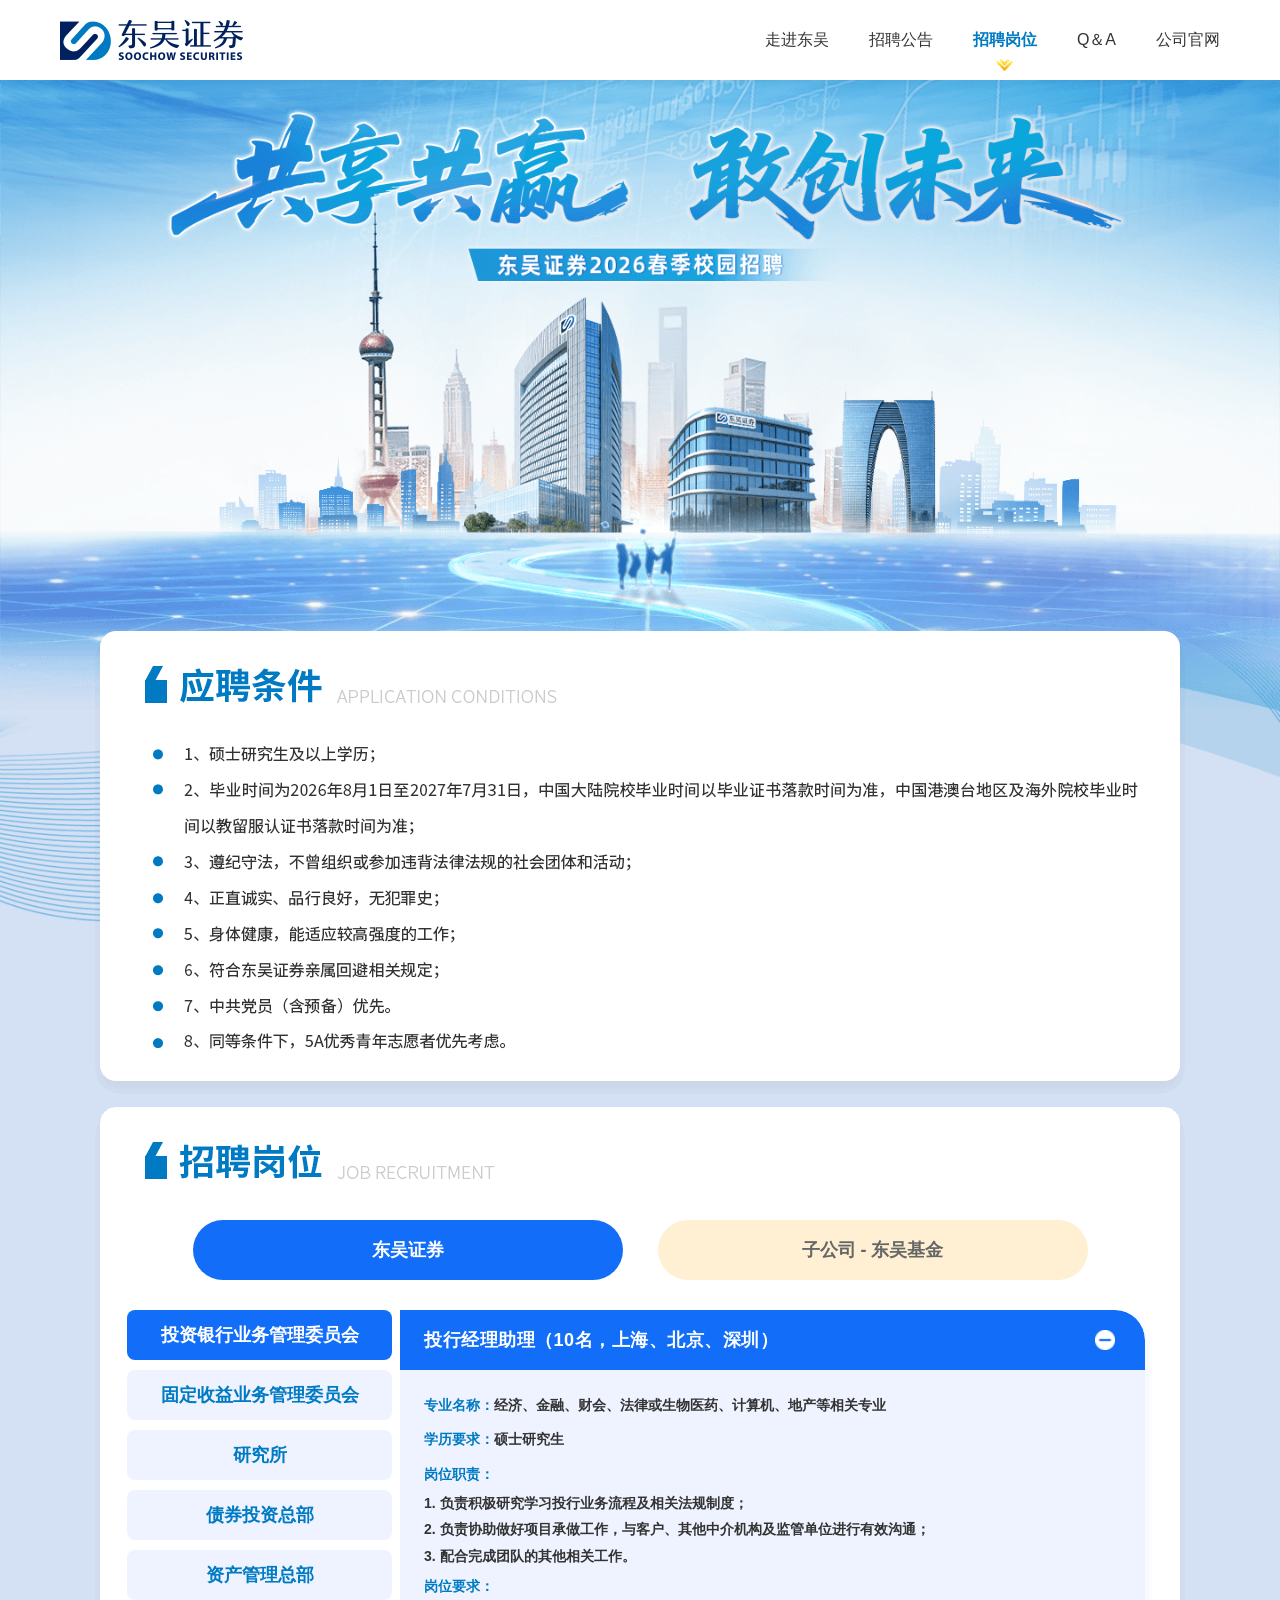
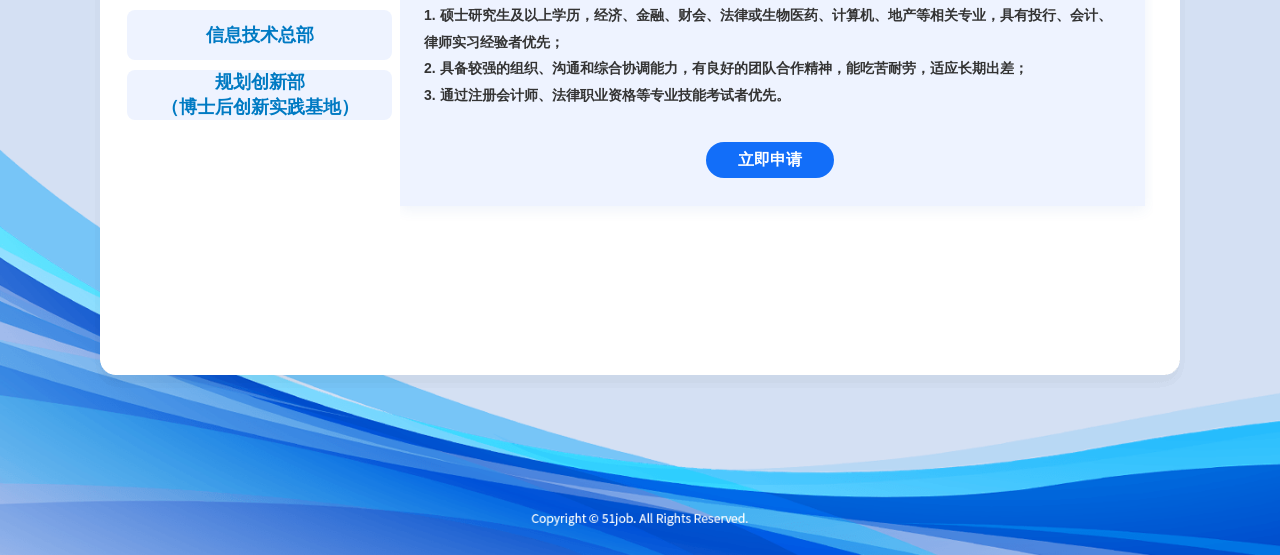
<file: zpgangwei.html>
<!DOCTYPE html>
<html lang="zh-CN">

<head>
    <meta http-equiv="Content-Type" content="text/html; charset=utf-8" />
    <meta name="viewport" content="width=device-width, initial-scale=0.3">
    <title>招聘岗位 - 东吴证券</title>
    <meta content="东吴证券2026校园招聘，前程无忧为您提供招聘公告、岗位信息、申请安排与校招动态。" name="description">
    <meta content="东吴证券,东吴证券校园招聘,2026校园招聘,前程无忧,招聘公告,招聘岗位,实习生,校招,求职,应聘" name="keywords">
    <meta http-equiv="expires" content="0">
    <meta http-equiv="pragma" content="no-cache">
    <meta http-equiv="cache-control" content="no-cache">
    <meta name="format-detection" content="telephone=no">
    <meta name="robots" content="all" />
    <meta http-equiv="cache-control" content="no-siteapp">
    <meta name="render" content="webkit|ie-comp|ie-stand">
    <meta http-equiv="x-ua-compatible" content="IE=edge,chrome=1">
    <script src="./wechat/jweixin-1.0.0.js"></script>
    <script src="./wechat/share.js"></script>
    <script type="text/javascript" src="js/init.js"></script>
    <style>
        * {
            margin: 0;
            padding: 0;
            box-sizing: border-box;
        }

        body {
            font-family: 'Source Han Sans SC', 'Noto Sans SC', 'Microsoft YaHei', sans-serif;
            background: #d4e0f3;
            min-width: 1200px;
        }

        img {
            display: block;
            margin: 0 auto;
        }

        /* 导航栏 */
        .navbar {
            width: 100%;
            height: 80px;
            background: #fff;
            display: flex;
            align-items: center;
            justify-content: space-between;
            padding: 0 60px;
            box-shadow: 0 2px 10px rgba(0, 0, 0, 0.05);
            position: relative;
            z-index: 100;
        }

        .nav-left {
            display: flex;
            align-items: center;
            gap: 30px;
        }

        .nav-menu {
            display: flex;
            gap: 40px;
        }

        .nav-item {
            display: block;
            font-size: 16px;
            color: #333;
            cursor: pointer;
            position: relative;
            padding: 10px 0;
            text-decoration: none;
        }

        .nav-item.active {
            color: #007AC3;
            font-weight: 600;
        }

        .nav-item.active::after {
            content: '';
            position: absolute;
            bottom: -10px;
            left: 50%;
            transform: translateX(-50%);
            width: 20px;
            height: 12px;
            background: url('./images/active_nav.png') no-repeat center;
            background-size: contain;
        }

        /* 通用区块样式 */
        .section {
            width: 100%;
            padding: 60px 0;
        }

        .section-job-board {
            padding: 0 0 53px;
        }

        .job-board {
            width: 1106px;
            height: 894px;
            margin: 0 auto;
            background: url('./images/job_bg.png') no-repeat center;
            background-size: 1106px 894px;
            padding: 118px 40px 78px 40px;
        }

        .job-tabs {
            display: flex;
            justify-content: center;
            gap: 35px;
            margin-bottom: 30px;
        }

        .job-tab {
            width: 430px;
            height: 60px;
            border: none;
            border-radius: 30px;
            background: #fff0d3;
            color: #666666;
            font-size: 18px;
            font-weight: 700;
            cursor: pointer;
            transition: background 0.2s ease, color 0.2s ease;
        }

        .job-tab.is-active {
            background: #126ef9;
            color: #fff;
        }

        .job-panel {
            display: flex;
            gap: 8px;
            align-items: stretch;
            min-height: 560px;
        }

        .job-list {
            width: 265px;
            display: flex;
            flex-direction: column;
            gap: 10px;
        }

        .job-list-item {
            width: 100%;
            height: 50px;
            border: none;
            border-radius: 8px;
            background: #eef3ff;
            color: #007ac3;
            font-size: 18px;
            font-weight: 700;
            line-height: 1.35;
            text-align: center;
            padding: 0 16px;
            cursor: pointer;
            transition: background 0.2s ease, color 0.2s ease;
            display: flex;
            align-items: center;
            justify-content: center;
            white-space: pre-line;
        }

        .job-list-item.is-active {
            background: #126ef9;
            color: #fff;
        }

        .job-detail {
            flex: 1;
            display: block;
        }

        .job-openings {
            height: 560px;
            overflow-y: auto;
            padding-right: 8px;
            scrollbar-width: thin;
            scrollbar-color: rgba(63, 130, 196, 0.35) transparent;
        }

        .job-openings::-webkit-scrollbar {
            width: 8px;
        }

        .job-openings::-webkit-scrollbar-track {
            background: transparent;
        }

        .job-openings::-webkit-scrollbar-thumb {
            background: rgba(63, 130, 196, 0.32);
            border-radius: 999px;
        }

        .job-openings::-webkit-scrollbar-thumb:hover {
            background: rgba(63, 130, 196, 0.48);
        }

        .job-detail-meta {
            margin-bottom: 8px;
            color: #333;
            font-size: 14px;
        }

        .job-detail-meta strong,
        .job-detail-section-title {
            color: #007ac3;
            font-size: 14px;
            font-weight: 800;
        }

        .job-detail-section {
            margin-top: 4px;
        }

        .job-detail-list {
            list-style: none;
            margin-top: 2px;
        }

        .job-opening {
            border-radius: 0 30px 0 0;
            overflow: hidden;
            background: #eef3ff;
            box-shadow: 0 4px 14px rgba(57, 105, 197, 0.08);
            margin-bottom: 14px;
        }

        .job-opening:last-child {
            margin-bottom: 0;
        }

        .job-opening-header {
            width: 100%;
            height: 60px;
            border: none;
            background: #126ef9;
            color: #fff;
            display: flex;
            align-items: center;
            justify-content: space-between;
            padding: 0 30px 0 24px;
            cursor: pointer;
            text-align: left;
            border-radius: 0 30px 0 0;
        }

        .job-opening-header[aria-expanded="true"] {
            border-radius: 0 30px 0 0;
        }

        .job-opening-title {
            font-size: 18px;
            font-weight: 700;
            color: #fff;
            letter-spacing: 0.5px;
        }

        .job-opening-toggle {
            width: 20px;
            height: 20px;
            flex-shrink: 0;
            margin: 0;
        }

        .job-opening-body {
            padding: 22px 30px 28px 24px;
            color: #333333;
            font-size: 14px;
            line-height: 1.9;
            font-weight: 600;
        }

        .job-empty-state {
            display: flex;
            align-items: center;
            justify-content: center;
            height: 100%;
            color: #666;
            font-size: 16px;
            font-weight: 600;
        }

        .job-detail-action {
            display: flex;
            justify-content: center;
            margin-top: 34px;
        }

        .job-apply-btn {
            min-width: 128px;
            height: 36px;
            border: none;
            border-radius: 18px;
            background: #126ef9;
            color: #fff;
            font-size: 16px;
            font-weight: 700;
            cursor: pointer;
            padding: 0 28px;
        }

        /* Footer */
        .footer {
            position: relative;
            z-index: -1;
        }
    </style>
</head>

<body>
    <!-- 导航栏 -->
    <nav class="navbar">
        <div class="nav-left">
            <img src="./images/logo.png" alt="">
        </div>
        <div class="nav-menu">
            <a class="nav-item" href="./zjdongwu.html">走进东吴</a>
            <a class="nav-item" href="./zpgonggao.html">招聘公告</a>
            <a class="nav-item active" href="./zpgangwei.html">招聘岗位</a>
            <a class="nav-item" href="./qa.html">Q＆A</a>
            <a class="nav-item" href="http://www.dwzq.com.cn/" target="_blank" rel="noopener noreferrer"
                onclick="return handleOfficialSiteClick(event, this);">公司官网</a>
        </div>
    </nav>

    <!-- Banner - 整图 -->
    <section class="banner">
        <img src="./images/banner_2.png" alt="共享共赢 敢创未来" style="display:block;width: 100%; min-width: 1200px">
    </section>

    <!-- 应聘条件 - 整图 -->
    <section class="section" style="margin-top: -296px; padding: 0;">
        <img src="./images/yptj_2.png" alt="应聘条件" style="display:block;">
    </section>

    <!-- 招聘需求 -->
    <section class="section section-job-board">
        <div class="job-board">
            <div class="job-tabs" id="jobTabs"></div>
            <div class="job-panel">
                <div class="job-list" id="jobList"></div>
                <div class="job-detail" id="jobDetailBody"></div>
            </div>
        </div>
    </section>

    <!-- Footer -->
    <footer class="footer" style="margin-top: -300px;">
        <img src="./images/footer.png" alt="" style="display:block; width: 100%;">
    </footer>

    <script>
        function handleOfficialSiteClick(event, link) {
            event.preventDefault();
            if (window.confirm('您即将离开本站，前往外部网站“公司官网”，是否继续？')) {
                window.open(link.href, '_blank', 'noopener');
            }
            return false;
        }

        const applyLinkMap = {
            '投资银行业务管理委员会||投行经理助理': 'https://dwzq.zhiye.com/campus/detail?jobAdId=c5f57052-db23-44b7-a567-66f7bef14483',
            '固定收益业务管理委员会||债券承做助理': 'https://dwzq.zhiye.com/campus/detail?jobAdId=2d32ec29-77c1-4605-a553-b6c6cb9dc2c5',
            '研究所||研究助理（总量研究）': 'https://dwzq.zhiye.com/campus/detail?jobAdId=2475b5d8-30e7-44e7-81e6-adc3cf26c945',
            '研究所||研究助理（金融工程）': 'https://dwzq.zhiye.com/campus/detail?jobAdId=0f15acbd-f0ac-419a-93b1-6b1a8da38210',
            '研究所||研究助理（大金融）': 'https://dwzq.zhiye.com/campus/detail?jobAdId=91fc6024-3699-4c2f-8eab-064f609043f0',
            '研究所||研究助理（上游能源）': 'https://dwzq.zhiye.com/campus/detail?jobAdId=b5eee46b-9661-40c1-841b-61dd39772192',
            '研究所||研究助理（价值制造）': 'https://dwzq.zhiye.com/campus/detail?jobAdId=eca439dd-520b-45b4-ae30-3236a8617720',
            '研究所||研究助理（大消费）': 'https://dwzq.zhiye.com/campus/detail?jobAdId=3c4c507b-971a-496e-ba23-2131bb3411c5',
            '研究所||研究助理（TMT）': 'https://dwzq.zhiye.com/campus/detail?jobAdId=95a49f85-1362-46fd-9a49-f07eac71d113',
            '研究所||机构销售助理': 'https://dwzq.zhiye.com/campus/detail?jobAdId=025546e2-51df-41f6-bb23-e86508470267',
            '债券投资总部||销售交易助理': 'https://dwzq.zhiye.com/campus/detail?jobAdId=375aaec2-b327-4e1b-b90b-eb0865485bd5',
            '资产管理总部||研究助理': 'https://dwzq.zhiye.com/campus/detail?jobAdId=0c0e9c25-113b-4d66-b3d7-e6bb1e9acc24',
            '资产管理总部||渠道销售助理': 'https://dwzq.zhiye.com/campus/detail?jobAdId=02e73d7e-6c11-4cf2-a1a0-34e7f462d77f',
            '信息技术总部||AI算法工程师': 'https://dwzq.zhiye.com/campus/detail?jobAdId=9a6f1ea3-5bd8-444f-8d88-e3890940a952',
            '信息技术总部||AI开发工程师': 'https://dwzq.zhiye.com/campus/detail?jobAdId=196c1bce-0413-4ef8-8760-71be6bcd2893',
            '规划创新部 （博士后创新实践基地）||博士后研究员': 'https://dwzq.zhiye.com/campus/detail?jobAdId=586b23e5-ee24-4d2a-a3d1-666d2c78fe49',
            '东吴基金行业研究岗||东吴基金行业研究岗': 'https://dwzq.zhiye.com/campus/detail?jobAdId=667031e3-fce8-42bc-b8a5-c5bff5ab6af1',
            '东吴基金机构销售岗||东吴基金机构销售岗': 'https://dwzq.zhiye.com/campus/detail?jobAdId=1e77623a-5e90-4f8f-8426-a3e8ff948fc7',
            '东吴基金渠道销售岗||东吴基金渠道销售岗': 'https://dwzq.zhiye.com/campus/detail?jobAdId=98bde2f7-1ae0-4359-a89e-da61ef2b89bf'
        };

        function normalizeApplyKey(value) {
            return String(value || '')
                .replace(/\s+/g, ' ')
                .replace(/（[^（）]*\d+名[^（）]*）$/, '')
                .trim();
        }

        function getApplyUrl(departmentName, positionTitle) {
            const departmentKey = normalizeApplyKey(departmentName);
            const positionKey = normalizeApplyKey(positionTitle);
            return applyLinkMap[`${departmentKey}||${positionKey}`] || '';
        }

        const jobData = [
            {
                tab: '东吴证券',
                departments: [
                    {
                        name: '投资银行业务管理委员会',
                        title: '投资银行业务管理委员会（10名）',
                        positions: [
                            {
                                title: '投行经理助理（10名，上海、北京、深圳）',
                                major: '经济、金融、财会、法律或生物医药、计算机、地产等相关专业',
                                education: '硕士研究生',
                                responsibilities: [
                                    '负责积极研究学习投行业务流程及相关法规制度；',
                                    '负责协助做好项目承做工作，与客户、其他中介机构及监管单位进行有效沟通；',
                                    '配合完成团队的其他相关工作。'
                                ],
                                requirements: [
                                    '硕士研究生及以上学历，经济、金融、财会、法律或生物医药、计算机、地产等相关专业，具有投行、会计、律师实习经验者优先；',
                                    '具备较强的组织、沟通和综合协调能力，有良好的团队合作精神，能吃苦耐劳，适应长期出差；',
                                    '通过注册会计师、法律职业资格等专业技能考试者优先。'
                                ]
                            }
                        ]
                    },
                    {
                        name: '固定收益业务管理委员会',
                        title: '固定收益业务管理委员会（10名）',
                        positions: [
                            {
                                title: '债券承做助理（10名，上海、北京）',
                                major: '经济、数学、计算机、财会、法律等相关专业',
                                education: '硕士研究生',
                                responsibilities: [
                                    '协助项目经理开展公司债券、资产证券化、非金融企业债务融资工具等项目承做工作；',
                                    '协助项目经理开展债券项目的尽职调查、方案设计、工作底稿及申报材料编制等工作；',
                                    '完成部门交办的其他工作。'
                                ],
                                requirements: [
                                    '硕士研究生及以上学历，经济、数学、计算机、财会、法律等相关专业；',
                                    '具有良好的文字写作能力、扎实的财务会计基础，具有注册会计师、律师资格证书优先；',
                                    '具有其他券商债券承做、四大会计师事务所、国内知名律所等实习经历者优先；',
                                    '吃苦耐劳，认真负责，具有较高的工作执行效率、强烈的进取心和责任感。'
                                ]
                            }
                        ]
                    },
                    {
                        name: '研究所',
                        title: '研究所（20名）',
                        positions: [
                            {
                                title: '研究助理（总量研究）（1名，上海、北京、深圳）',
                                major: '数学、量化、金融、经济等相关专业',
                                education: '硕士研究生',
                                responsibilities: [
                                    '协助研究员进行数据及资料搜集整理和分析、数据库更新等工作；',
                                    '参与整理会议纪要，课题、专题报告的撰写工作；',
                                    '参与撰写日报周报、系统课题等报告；',
                                    '按时完成组内布置的工作、遵循部门日常管理。'
                                ],
                                requirements: [
                                    '硕士研究生及以上学历，数学、量化、金融、经济等相关专业优先；',
                                    '具有良好的英语基础，熟练使用wind、Bloomberg，具有CPA、CFA等相关职业资格证书者优先考虑；',
                                    '工作踏实勤奋、主动性强、乐观进取，对证券投资有浓厚兴趣；',
                                    '每周实习3天以上，实习周期3个月以上，通过季度考核者方能留用至下季度，并优先考虑留用；',
                                    '总量研究细分子领域：宏观、策略、固定收益等。'
                                ]
                            },
                            {
                                title: '研究助理（金融工程）（1名，上海）',
                                major: '数学、物理、工程学、金融数学、金融工程等相关专业，复合专业背景优先',
                                education: '硕士研究生',
                                responsibilities: [
                                    '实习协助的金融工程研究领域有：大类资产配置、量化选股、基金产品研究分析、衍生品研究等；',
                                    '为研究员提供金融数据支持，收集原始数据并进行加工整理，完成初步分析；',
                                    '在相关的实习研究领域，协助研究员与团队合作完成课题。'
                                ],
                                requirements: [
                                    '硕士研究生及以上学历，数学、物理、工程学、金融数学、金融工程等相关专业，复合专业背景优先；',
                                    '熟练使用办公软件，至少熟练掌握一门计算机编程语言(Python、R、Matlab等)；',
                                    '工作踏实勤奋、主动性强、乐观进取，对证券投资有浓厚兴趣；',
                                    '每周实习3天以上，实习周期3个月以上，通过季度考核者方能留用至下季度，并优先考虑留用；',
                                    '金融工程细分子领域：金融工程、金融产品等。'
                                ]
                            },
                            {
                                title: '研究助理（大金融）（1名，上海、北京）',
                                major: '金融、经济、财务等相关专业优先',
                                education: '硕士研究生',
                                responsibilities: [
                                    '协助研究员进行数据及资料搜集整理和分析、数据库更新等工作；',
                                    '协助研究员进行公司调研纪要、会议纪要等材料的撰写及发布；',
                                    '参与撰写日报周报、公司点评、系统课题等报告；',
                                    '参与撰写行业研究、公司深度及专题研究等报告；',
                                    '完成其他日常辅助性工作。'
                                ],
                                requirements: [
                                    '硕士研究生及以上学历，金融、经济、财务等相关专业优先；',
                                    '擅长写作、具有逻辑思考能力、财务功底扎实，熟练使用office、wind等工具，具有行研实习经历者优先；',
                                    '工作踏实勤奋、主动性强、乐观进取，对证券投资有浓厚兴趣；',
                                    '每周实习3天以上，实习周期3个月以上，通过季度考核者方能留用至下季度，并优先考虑留用；',
                                    '大金融行业细分子领域：非银行金融、银行、建筑建材、房地产等。'
                                ]
                            },
                            {
                                title: '研究助理（上游能源）（3名，上海）',
                                major: '能源、自动化及金融、财务等相关专业，复合专业背景优先',
                                education: '硕士研究生',
                                responsibilities: [
                                    '协助研究员进行数据及资料搜集整理和分析、数据库更新等工作；',
                                    '协助研究员进行公司调研纪要、会议纪要等材料的撰写及发布；',
                                    '参与撰写日报周报、公司点评、系统课题等报告；',
                                    '参与撰写行业研究、公司深度及专题研究等报告；',
                                    '完成其他日常辅助性工作。'
                                ],
                                requirements: [
                                    '硕士研究生及以上学历，能源、自动化及金融、财务等相关专业，复合专业背景优先；',
                                    '擅长写作、具有逻辑思考能力、财务功底扎实，熟练使用office、wind等工具，具有行研实习经历者优先；',
                                    '工作踏实勤奋、主动性强、乐观进取，对证券投资有浓厚兴趣；',
                                    '每周实习3天以上，实习周期3个月以上，通过季度考核者方能留用至下季度，并优先考虑留用；',
                                    '上游能源行业细分子领域：电力设备新能源、汽车、煤炭&钢铁有色、能源化工等。'
                                ]
                            },
                            {
                                title: '研究助理（价值制造）（3名，上海）',
                                major: '机械、军工、自动化及金融、财务等相关专业，复合专业背景优先',
                                education: '硕士研究生',
                                responsibilities: [
                                    '协助研究员进行数据及资料搜集整理和分析、数据库更新等工作；',
                                    '协助研究员进行公司调研纪要、会议纪要等材料的撰写及发布；',
                                    '参与撰写日报周报、公司点评、系统课题等报告；',
                                    '参与撰写行业研究、公司深度及专题研究等报告；',
                                    '完成其他日常辅助性工作。'
                                ],
                                requirements: [
                                    '硕士研究生及以上学历，机械、军工、自动化及金融、财务等相关专业，复合专业背景优先；',
                                    '擅长写作、具有逻辑思考能力、财务功底扎实，熟练使用office、wind等工具，具有行研实习经历者优先；',
                                    '工作踏实勤奋、主动性强、乐观进取，对证券投资有浓厚兴趣；',
                                    '每周实习3天以上，实习周期3个月以上，通过季度考核者方能留用至下季度，并优先考虑留用；',
                                    '价值制造行业细分子领域：环保&公用事业、机械、军工等。'
                                ]
                            },
                            {
                                title: '研究助理（大消费）（3名，上海）',
                                major: '财务、金融、经济等相关专业，投递医药行业的同学有医学/生物学/药学等专业背景优先',
                                education: '硕士研究生',
                                responsibilities: [
                                    '协助研究员进行数据及资料搜集整理和分析、数据库更新等工作；',
                                    '协助研究员进行公司调研纪要、会议纪要等材料的撰写及发布；',
                                    '参与撰写日报周报、公司点评、系统课题等报告；',
                                    '参与撰写行业研究、公司深度及专题研究等报告；',
                                    '完成其他日常辅助性工作。'
                                ],
                                requirements: [
                                    '硕士研究生及以上学历，财务、金融、经济等相关专业，投递医药行业的同学有医学/生物学/药学等专业背景优先；',
                                    '擅长写作、具有逻辑思考能力、财务功底扎实，熟练使用office、wind等工具，具有行研实习经历者优先；',
                                    '工作踏实勤奋、主动性强、乐观进取，对证券投资有浓厚兴趣；',
                                    '每周实习3天以上，实习周期3个月以上，通过季度考核者方能留用至下季度，并优先考虑留用；',
                                    '大消费行业细分子领域：医药、食品饮料、批发零售&社会服务、纺织服装&轻工&家电等。'
                                ]
                            },
                            {
                                title: '研究助理（TMT）（3名，上海、北京）',
                                major: '理工科、金融及财务等相关专业，复合专业背景优先',
                                education: '硕士研究生',
                                responsibilities: [
                                    '协助研究员进行数据及资料搜集整理和分析、数据库更新等工作；',
                                    '协助研究员进行公司调研纪要、会议纪要等材料的撰写及发布；',
                                    '参与撰写日报周报、公司点评、系统课题等报告；',
                                    '参与撰写行业研究、公司深度及专题研究等报告；',
                                    '完成其他日常辅助性工作。'
                                ],
                                requirements: [
                                    '硕士研究生及以上学历，理工科、金融及财务等相关专业，复合专业背景优先；',
                                    '擅长写作、具有逻辑思考能力、财务功底扎实，熟练使用office、wind等工具，具有行研实习经历者优先；',
                                    '工作踏实勤奋、主动性强、乐观进取，对证券投资有浓厚兴趣；',
                                    '每周实习3天以上，实习周期3个月以上，通过季度考核者方能留用至下季度，并优先考虑留用；',
                                    'TMT行业细分子领域：传媒互联网&海外研究、电子、计算机、通信等。'
                                ]
                            },
                            {
                                title: '机构销售助理（5名，上海、北京、深圳）',
                                major: '金融、财务等相关专业优先',
                                education: '硕士研究生',
                                responsibilities: [
                                    '负责收集整理研究观点，如每日晨会的行业及个股观点等；',
                                    '协助销售安排研究员路演、公司反路演、策略会等常规服务；',
                                    '协助销售组织产业链实地调研及其他定制化活动；',
                                    '协助完成其他日常工作，如服务记录整理、财务报销、翻译等。'
                                ],
                                requirements: [
                                    '硕士研究生及以上学历，金融、财务等相关专业优先；',
                                    '具有券商、银行、信托、大型三方理财机构销售实习经验者优先；',
                                    '做事细心负责，具备良好的职业操守及较强的人际交往、沟通和组织协调能力，具备良好的团队协作精神，形象气质较好，性格外向，能够胜任强度较大的工作；',
                                    '每周实习3天以上，实习周期3个月以上，通过季度考核者方能留用至下季度，并优先考虑留用。'
                                ]
                            }
                        ]
                    },
                    {
                        name: '债券投资总部',
                        title: '债券投资总部（5名）',
                        positions: [
                            {
                                title: '销售交易助理（5名，上海）',
                                major: '金融、经济、会计等相关专业',
                                education: '硕士研究生',
                                responsibilities: [
                                    '协助对接国内各大银行、保险、基金和证券公司等金融机构，积极跟踪、挖掘交易机会，负责各类中间业务的询价和交易执行；',
                                    '协助开发并维护市场机构交易对手，维护客户资源；',
                                    '配合固定收益类业务模式的创新和探索；',
                                    '完成部门交办的其他工作。'
                                ],
                                requirements: [
                                    '硕士研究生及以上学历，金融、经济、会计等相关专业；',
                                    '具有较强的沟通表达能力、较强的独立思考能力、逻辑推理能力以及良好的创新和团队合作精神；',
                                    '吃苦耐劳，抗压能力强，执行力强。'
                                ]
                            }
                        ]
                    },
                    {
                        name: '资产管理总部',
                        title: '资产管理总部（5名）',
                        positions: [
                            {
                                title: '研究助理（1名，上海）',
                                major: '数学、计算机、金融工程、金融、经济等相关专业，复合专业背景优先',
                                education: '硕士研究生',
                                responsibilities: [
                                    '负责协助向研究及投资团队提供债券交易、多资产策略开发、主观量化策略开发等，主要包括：交易型债券策略的研发、转债及多资产策略的研发；',
                                    '负责协助业务资料制作、数据收集整理，撰写相关报告；',
                                    '完成部门交办的其他工作。'
                                ],
                                requirements: [
                                    '硕士研究生及以上学历，数学、计算机、金融工程、金融、经济等相关专业，复合专业背景优先；',
                                    '具备扎实的数学及工程学基础；',
                                    '具有良好的数理逻辑以及学习能力，具备一定的编程能力，精通Python等技术；',
                                    '乐于与人沟通、身体健康，能独立开展研究工作，工作有激情，具有抗压能力。'
                                ]
                            },
                            {
                                title: '渠道销售助理（4名，上海）',
                                major: '金融、经济、会计、市场营销等专业',
                                education: '硕士研究生',
                                responsibilities: [
                                    '负责协助资管产品及业务销售推动；',
                                    '负责协助各类客户及代销渠道拓展和维护；',
                                    '完成部门安排的其他工作。'
                                ],
                                requirements: [
                                    '硕士研究生及以上学历，金融、经济、会计、市场营销等专业；',
                                    '对资本市场及各类金融产品有一定的了解和认识；',
                                    '具备较好的表达能力和沟通能力，工作有激情，抗压能力强。'
                                ]
                            }
                        ]
                    },
                    {
                        name: '信息技术总部',
                        title: '信息技术总部（10名）',
                        positions: [
                            {
                                title: 'AI算法工程师（5名，上海、苏州）',
                                major: '计算机科学、数学、统计学等相关专业',
                                education: '硕士研究生',
                                responsibilities: [
                                    '负责配合AI 算法的研究与设计，包括但不限于机器学习、深度学习算法，优化现有算法模型，提升算法性能和效率；',
                                    '收集、整理和分析大量数据，构建高质量的数据集，进行数据预处理，为算法训练提供支持；',
                                    '配合模型训练与优化，使用 Python、TensorFlow、PyTorch 等框架，进行模型训练、调优和评估，确保模型的准确性和稳定性；',
                                    '深度参与落地业务系统相关的算法设计、模型训练与优化工作，输出成果并撰写报告。'
                                ],
                                requirements: [
                                    '硕士研究生及以上学历，计算机科学、数学、统计学等相关专业；',
                                    '精通 Python 编程，熟悉机器学习、深度学习算法，如 CNN、RNN等，熟练使用 TensorFlow、PyTorch 等深度学习框架；',
                                    '具有 AI 算法相关项目经验，能够独立完成算法设计、模型训练和优化工作，有实际应用案例者优先；',
                                    '具备良好的数据处理和分析能力，熟悉 SQL、Pandas 等数据处理工具；',
                                    '对新技术有强烈的学习兴趣和好奇心，具备快速学习和应用新知识的能力。'
                                ]
                            },
                            {
                                title: 'AI开发工程师（5名，上海、苏州）',
                                major: '计算机科学等相关专业',
                                education: '硕士研究生',
                                responsibilities: [
                                    '负责研究AI大模型，利用国内外最新论文，开源技术，训练、微调国产大模型；',
                                    '学习人工智能应用开发技术，利用成熟的前后端开发技术，参与AI应用赋能项目开发工作；',
                                    '深度参与业务系统AI开发工作，包括但不限于系统搭建、算法优化，以及后续长期的运维保障工作；',
                                    '参与技术方案、技术文档、课题研究材料编写工作。'
                                ],
                                requirements: [
                                    '硕士研究生及以上学历，计算机科学等相关专业；',
                                    '熟练掌握 Python 或 Java 编程语言，熟悉常用的数据结构和算法，具备良好的代码编写习惯；',
                                    '熟悉 AI 开发流程，了解机器学习、深度学习基本原理，掌握至少一种深度学习框架，如 TensorFlow 或 PyTorch；',
                                    '具有独立分析和解决问题能力，勤于思考，主观能动性强，自我驱动。'
                                ]
                            }
                        ]
                    },
                    {
                        name: '规划创新部\n（博士后创新实践基地）',
                        title: '规划创新部（2名）',
                        positions: [
                            {
                                title: '博士后研究员（2名，上海、苏州）',
                                major: '经济、金融及理工科等相关专业，复合专业背景优先',
                                education: '博士研究生',
                                responsibilities: [
                                    '研究方向与课题：',
                                    '证券行业生成式人工智能技术基础研究与应用探索；',
                                    '资本市场政策理论研究；',
                                    '区域产业经济创新研究；',
                                    '证券行业高质量发展研究；',
                                    '区块链在证券行业中的落地应用；',
                                    '证券公司风险评估和预警研究；',
                                    '权益及其衍生品市场统计套利模型与算法交易策略研究。'
                                ],
                                requirements: [
                                    '应届博士研究生，或毕业不超过三年的往届博士毕业生；',
                                    '具有较强的研究能力和敬业精神，能够尽职尽责地完成博士后科研工作；',
                                    '具备全脱产在本站从事博士后研究工作的条件；',
                                    '具有金融从业经验、复合专业背景者优先。'
                                ]
                            }
                        ]
                    }
                ]
            },
            {
                tab: '子公司 - 东吴基金',
                departments: [
                    {
                        name: '东吴基金行业研究岗',
                        title: '东吴基金行业研究岗（2名，上海）',
                        positions: [
                            {
                                title: '东吴基金行业研究岗（2名，上海）',
                                major: '经济、金融、理工科类等相关专业',
                                education: '硕士研究生',
                                responsibilities: [
                                    '负责相关行业主要上市公司的研究、调研与分析，撰写研究报告，为投资团队提供投资建议支持；',
                                    '对重点标的公司进行深度调研、日常跟踪，及时提醒个股投资机会和风险，与投资人员保持密切联动；',
                                    '把握所负责行业的发展趋势，为基金投资的行业配置策略提供建议。'
                                ],
                                requirements: [
                                    '硕士研究生及以上学历，经济、金融、理工科类等相关专业，复合背景优先；',
                                    '热爱研究工作，具备较强的研究分析能力和行业洞察力，有相关行业研究实习经历者优先；',
                                    '勤奋努力有韧劲，能够独立思考、快速学习，具备较强的语言表达能力和主动沟通意识。'
                                ]
                            }
                        ]
                    },
                    {
                        name: '东吴基金机构销售岗',
                        title: '东吴基金机构销售岗（4名，上海、北京、深圳）',
                        positions: [
                            {
                                title: '东吴基金机构销售岗（4名，上海、北京、深圳）',
                                major: '经济、金融、市场营销等相关专业',
                                education: '硕士研究生',
                                responsibilities: [
                                    '负责维护、开拓机构客户，推动公司基金产品的营销工作；',
                                    '落实公司产品发行与持营的销售策略与市场推广计划；',
                                    '为机构客户提供专业咨询、路演等服务，满足客户需求；',
                                    '开展投资者教育活动，传播基金理财知识，增强客户满意度。'
                                ],
                                requirements: [
                                    '硕士研究生及以上学历，经济、金融、市场营销等相关专业；',
                                    '具备扎实的经济金融理论基础，擅长演讲表达以及活动组织；',
                                    '积极乐观，性格外向，具有较强的人际交往能力；',
                                    '具备较强的抗压能力和团队合作精神，能接受经常性出差拜访客户。'
                                ]
                            }
                        ]
                    },
                    {
                        name: '东吴基金渠道销售岗',
                        title: '东吴基金渠道销售岗（4名，上海、北京、深圳）',
                        positions: [
                            {
                                title: '东吴基金渠道销售岗（4名，上海、北京、深圳）',
                                major: '经济、金融、市场营销等相关专业',
                                education: '硕士研究生',
                                responsibilities: [
                                    '负责渠道客户及销售渠道的开拓、维护与服务工作，推动公司产品营销；',
                                    '落实公司产品发行与持营的销售策略与市场推广计划；',
                                    '为渠道客户提供专业咨询、路演等服务，满足客户需求；',
                                    '开展投资者教育活动，传播基金理财知识，增强客户满意度。'
                                ],
                                requirements: [
                                    '硕士研究生及以上学历，经济、金融、市场营销等相关专业；',
                                    '具备扎实的经济金融理论基础，擅长演讲表达以及活动组织；',
                                    '积极乐观，性格外向，具有较强的人际交往能力；',
                                    '具备较强的抗压能力和团队合作精神，能接受经常性出差拜访客户。'
                                ]
                            }
                        ]
                    }
                ]
            }
        ];

        const jobTabs = document.getElementById('jobTabs');
        const jobList = document.getElementById('jobList');
        const jobDetailBody = document.getElementById('jobDetailBody');

        let activeTabIndex = 0;
        let activePositionIndex = 0;
        let expandedOpeningIndexes = [0];

        function renderTabs() {
            jobTabs.innerHTML = jobData.map((item, index) => `
                <button class="job-tab ${index === activeTabIndex ? 'is-active' : ''}" data-tab-index="${index}">
                    ${item.tab}
                </button>
            `).join('');
        }

        function renderList() {
            const currentTab = jobData[activeTabIndex];
            if (!currentTab.departments.length) {
                jobList.innerHTML = '';
                return;
            }
            jobList.innerHTML = currentTab.departments.map((item, index) => `
                <button class="job-list-item ${index === activePositionIndex ? 'is-active' : ''}" data-position-index="${index}">${item.name}</button>
            `).join('');
        }

        function renderDetail() {
            const currentTab = jobData[activeTabIndex];
            const department = currentTab.departments[activePositionIndex];

            if (!department) {
                jobDetailBody.innerHTML = '<div class="job-empty-state">当前没有可展示的岗位资料</div>';
                return;
            }

            jobDetailBody.innerHTML = `
                <div class="job-openings">
                    ${department.positions.map((position, index) => {
                const isExpanded = expandedOpeningIndexes.includes(index);
                const applyUrl = getApplyUrl(department.name, position.title);
                const responsibilitiesHtml = position.responsibilities.map((item, itemIndex) => {
                    if (position.title === '博士后研究员（2名，上海、苏州）' && itemIndex === 0) {
                        return `<li>${item}</li>`;
                    }
                    if (position.title === '博士后研究员（2名，上海、苏州）') {
                        return `<li>${itemIndex}. ${item}</li>`;
                    }
                    return `<li>${itemIndex + 1}. ${item}</li>`;
                }).join('');
                return `
                        <div class="job-opening">
                            <button class="job-opening-header" type="button" data-opening-index="${index}">
                                <span class="job-opening-title">${position.title}</span>
                                <img class="job-opening-toggle" src="${isExpanded ? './images/minus.png' : './images/plus.png'}" alt="">
                            </button>
                            ${isExpanded ? `
                            <div class="job-opening-body">
                                <div class="job-detail-meta"><strong>专业名称：</strong>${position.major}</div>
                                <div class="job-detail-meta"><strong>学历要求：</strong>${position.education}</div>
                                <div class="job-detail-section">
                                    <div class="job-detail-section-title">岗位职责：</div>
                                    <ul class="job-detail-list">
                                        ${responsibilitiesHtml}
                                    </ul>
                                </div>
                                <div class="job-detail-section">
                                    <div class="job-detail-section-title">岗位要求：</div>
                                    <ul class="job-detail-list">
                                        ${position.requirements.map((item, itemIndex) => `<li>${itemIndex + 1}. ${item}</li>`).join('')}
                                    </ul>
                                </div>
                                <div class="job-detail-action">
                                    <button class="job-apply-btn" type="button" data-apply-url="${applyUrl}">立即申请</button>
                                </div>
                            </div>
                            ` : ''}
                        </div>
                        `;
            }).join('')}
                </div>
            `;
        }

        function renderJobBoard() {
            renderTabs();
            renderList();
            renderDetail();
        }

        jobTabs.addEventListener('click', function (event) {
            const button = event.target.closest('[data-tab-index]');
            if (!button) {
                return;
            }
            activeTabIndex = Number(button.dataset.tabIndex);
            activePositionIndex = 0;
            expandedOpeningIndexes = [0];
            renderJobBoard();
        });

        jobList.addEventListener('click', function (event) {
            const button = event.target.closest('[data-position-index]');
            if (!button) {
                return;
            }
            activePositionIndex = Number(button.dataset.positionIndex);
            expandedOpeningIndexes = [0];
            renderList();
            renderDetail();
        });

        jobDetailBody.addEventListener('click', function (event) {
            const applyButton = event.target.closest('.job-apply-btn');
            if (applyButton) {
                const applyUrl = applyButton.dataset.applyUrl;
                if (applyUrl) {
                    window.open(applyUrl, '_blank', 'noopener');
                } else {
                    window.alert('当前岗位申请链接暂未配置，请稍后再试。');
                }
                return;
            }

            const button = event.target.closest('[data-opening-index]');
            if (!button) {
                return;
            }

            const openingIndex = Number(button.dataset.openingIndex);
            if (expandedOpeningIndexes.includes(openingIndex)) {
                expandedOpeningIndexes = [];
            } else {
                expandedOpeningIndexes = [openingIndex];
            }

            renderDetail();
        });

        renderJobBoard();
    </script>
</body>

</html>
</file>
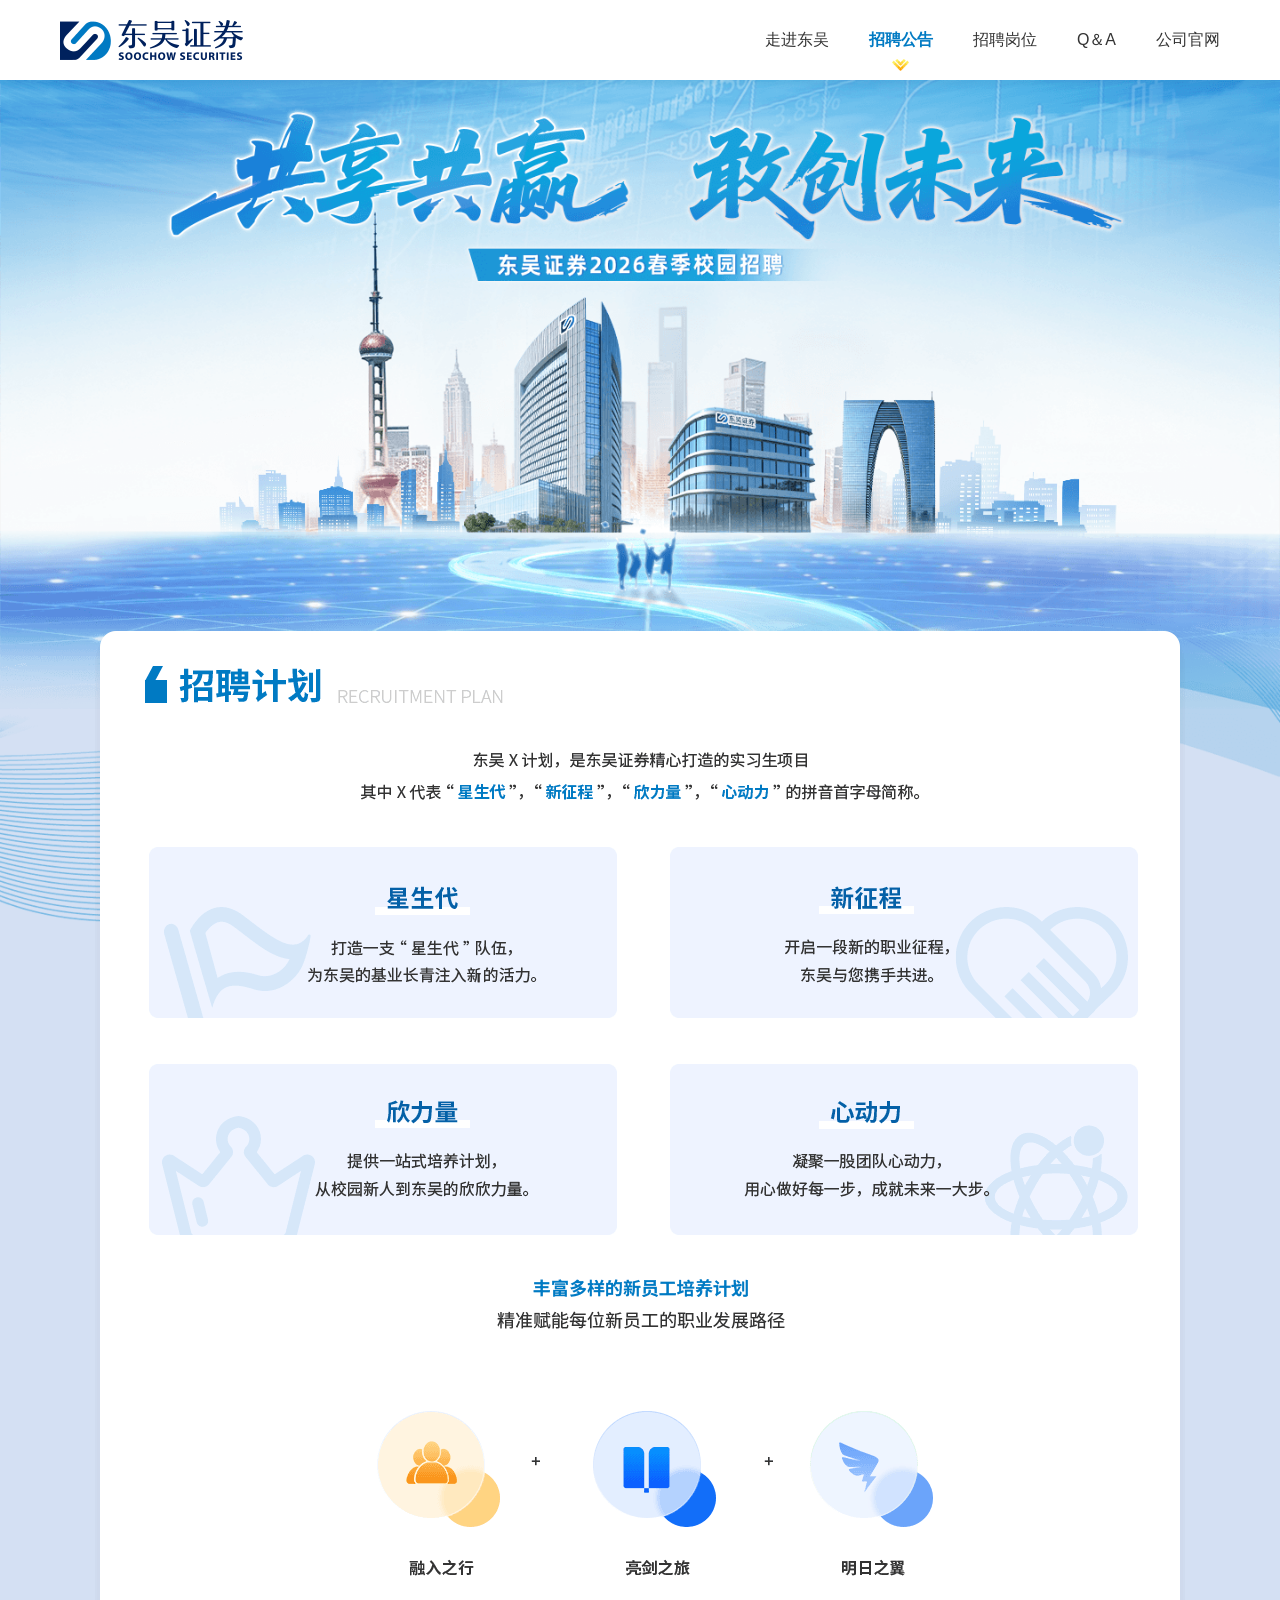
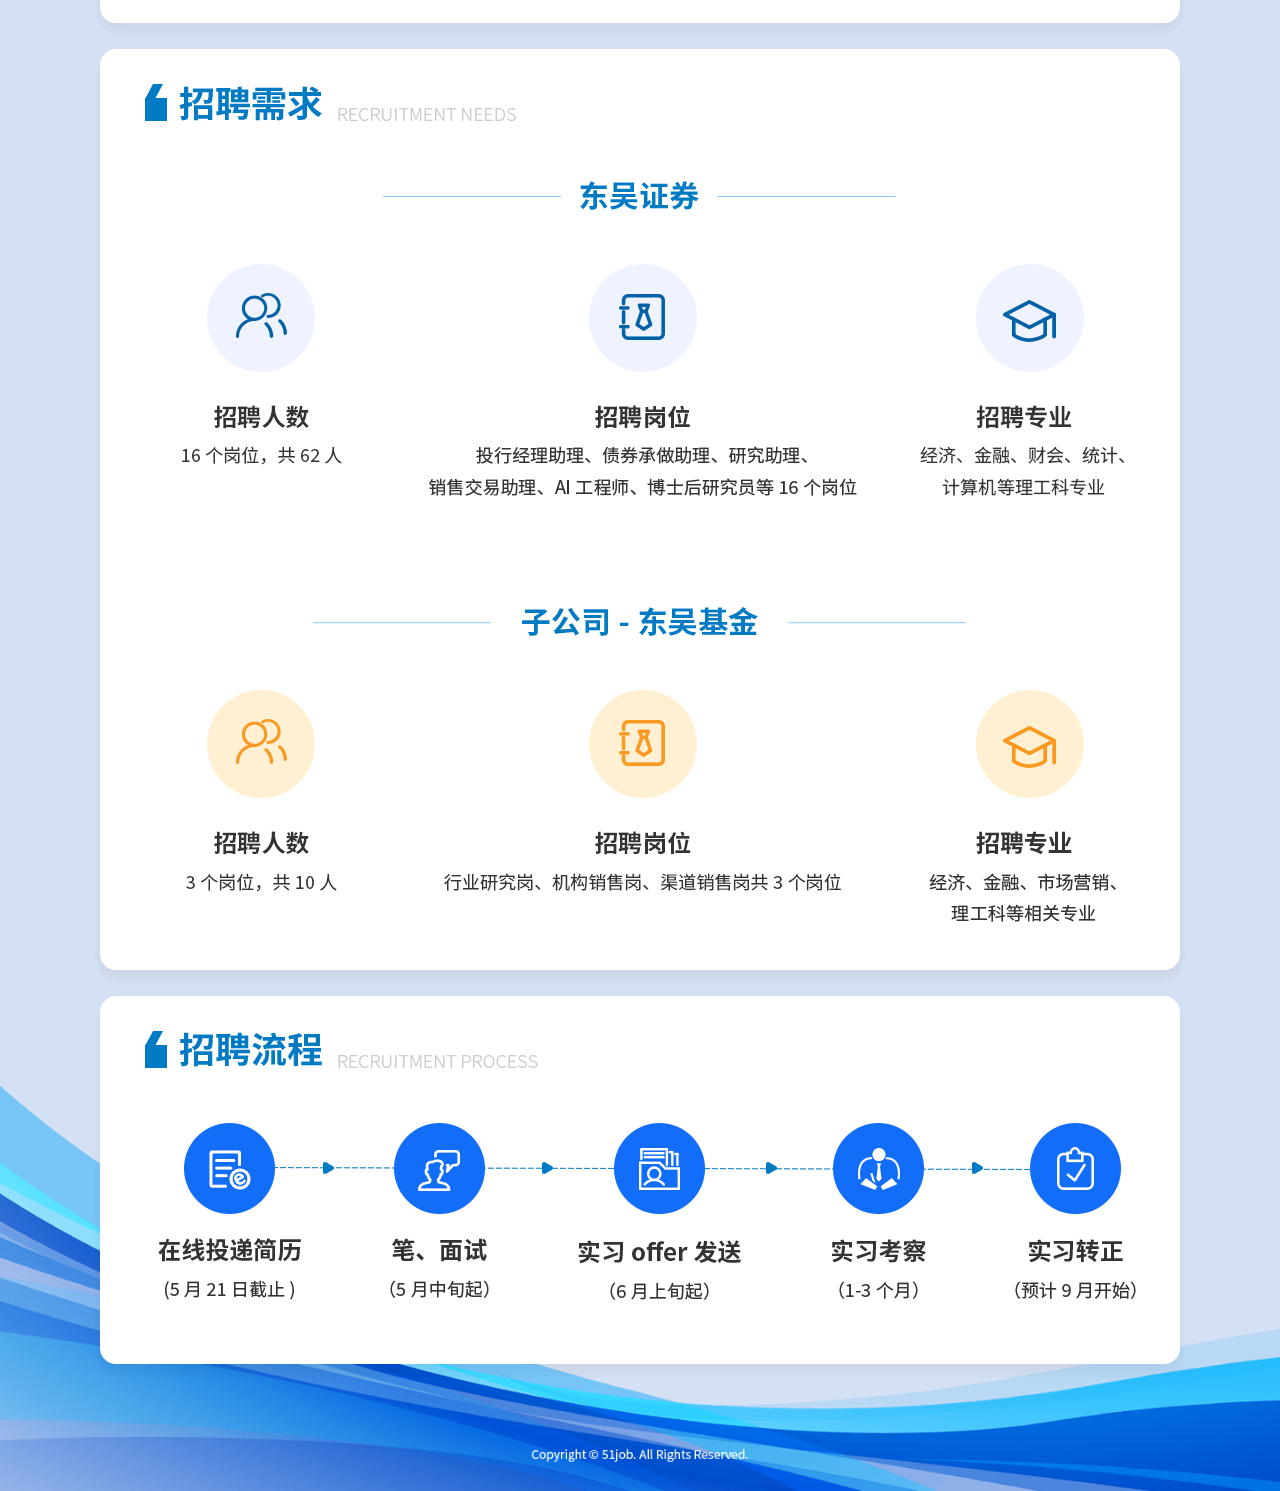
<file: zpgonggao.html>
<!DOCTYPE html>
<html lang="zh-CN">

<head>
    <meta http-equiv="Content-Type" content="text/html; charset=utf-8" />
    <meta name="viewport" content="width=device-width, initial-scale=0.3">
    <title>招聘公告 - 东吴证券</title>
    <meta content="东吴证券2026校园招聘，前程无忧为您提供招聘公告、岗位信息、申请安排与校招动态。" name="description">
    <meta content="东吴证券,东吴证券校园招聘,2026校园招聘,前程无忧,招聘公告,招聘岗位,实习生,校招,求职,应聘" name="keywords">
    <meta http-equiv="expires" content="0">
    <meta http-equiv="pragma" content="no-cache">
    <meta http-equiv="cache-control" content="no-cache">
    <meta name="format-detection" content="telephone=no">
    <meta name="robots" content="all" />
    <meta http-equiv="cache-control" content="no-siteapp">
    <meta name="render" content="webkit|ie-comp|ie-stand">
    <meta http-equiv="x-ua-compatible" content="IE=edge,chrome=1">
    <script src="./wechat/jweixin-1.0.0.js"></script>
    <script src="./wechat/share.js"></script>
    <script type="text/javascript" src="js/init.js"></script>
    <style>
        * {
            margin: 0;
            padding: 0;
            box-sizing: border-box;
        }

        body {
            font-family: 'Source Han Sans SC', 'Noto Sans SC', 'Microsoft YaHei', sans-serif;
            background: #d4e0f3;
            min-width: 1200px;
        }

        img {
            display: block;
            margin: 0 auto;
        }

        /* 导航栏 */
        .navbar {
            width: 100%;
            height: 80px;
            background: #fff;
            display: flex;
            align-items: center;
            justify-content: space-between;
            padding: 0 60px;
            box-shadow: 0 2px 10px rgba(0, 0, 0, 0.05);
            position: relative;
            z-index: 100;
        }

        .nav-left {
            display: flex;
            align-items: center;
            gap: 30px;
        }

        .nav-menu {
            display: flex;
            gap: 40px;
        }

        .nav-item {
            display: block;
            font-size: 16px;
            color: #333;
            cursor: pointer;
            position: relative;
            padding: 10px 0;
            text-decoration: none;
        }

        .nav-item.active {
            color: #007AC3;
            font-weight: 600;
        }

        .nav-item.active::after {
            content: '';
            position: absolute;
            bottom: -10px;
            left: 50%;
            transform: translateX(-50%);
            width: 20px;
            height: 12px;
            background: url('./images/active_nav.png') no-repeat center;
            background-size: contain;
        }

        /* 通用区块样式 */
        .section {
            width: 100%;
            padding: 60px 0;
        }

        /* Footer */
        .footer {
            position: relative;
            z-index: -1;
        }
    </style>
</head>

<body>
    <!-- 导航栏 -->
    <nav class="navbar">
        <div class="nav-left">
            <img src="./images/logo.png" alt="">
        </div>
        <div class="nav-menu">
            <a class="nav-item" href="./zjdongwu.html">走进东吴</a>
            <a class="nav-item active" href="./zpgonggao.html">招聘公告</a>
            <a class="nav-item" href="./zpgangwei.html">招聘岗位</a>
            <a class="nav-item" href="./qa.html">Q＆A</a>
            <a class="nav-item" href="http://www.dwzq.com.cn/" target="_blank" rel="noopener noreferrer"
                onclick="return handleOfficialSiteClick(event, this);">公司官网</a>
        </div>
    </nav>

    <!-- Banner - 整图 -->
    <section class="banner">
        <img src="./images/banner_2.png" alt="共享共赢 敢创未来" style="display:block;width: 100%; min-width: 1200px">
    </section>

    <!-- 招聘计划 - 整图 -->
    <section class="section" style="margin-top: -296px; padding: 0;">
        <img src="./images/zpjh_3.png" alt="招聘计划" style="display:block;">
    </section>

    <!-- 招聘需求 - 整图 -->
    <section class="section" style="padding: 0;">
        <img src="./images/requirement_5.png" alt="招聘需求" style="display:block;">
    </section>

    <!-- 招聘流程 - 整图 -->
    <section class="section" style="padding: 0;">
        <img src="./images/flow.png" alt="招聘流程" style="display:block;">
    </section>

    <!-- Footer -->
    <footer class="footer" style="margin-top: -300px;">
        <img src="./images/footer.png" alt="" style="display:block; width: 100%;">
    </footer>

    <script>
        function handleOfficialSiteClick(event, link) {
            event.preventDefault();
            if (window.confirm('您即将离开本站，前往外部网站“公司官网”，是否继续？')) {
                window.open(link.href, '_blank', 'noopener');
            }
            return false;
        }
    </script>
    <script src="https://res.wx.qq.com/open/js/jweixin-1.6.0.js"></script>
    <script src="js/adapter.min.js"></script>
</body>

</html>
</file>
